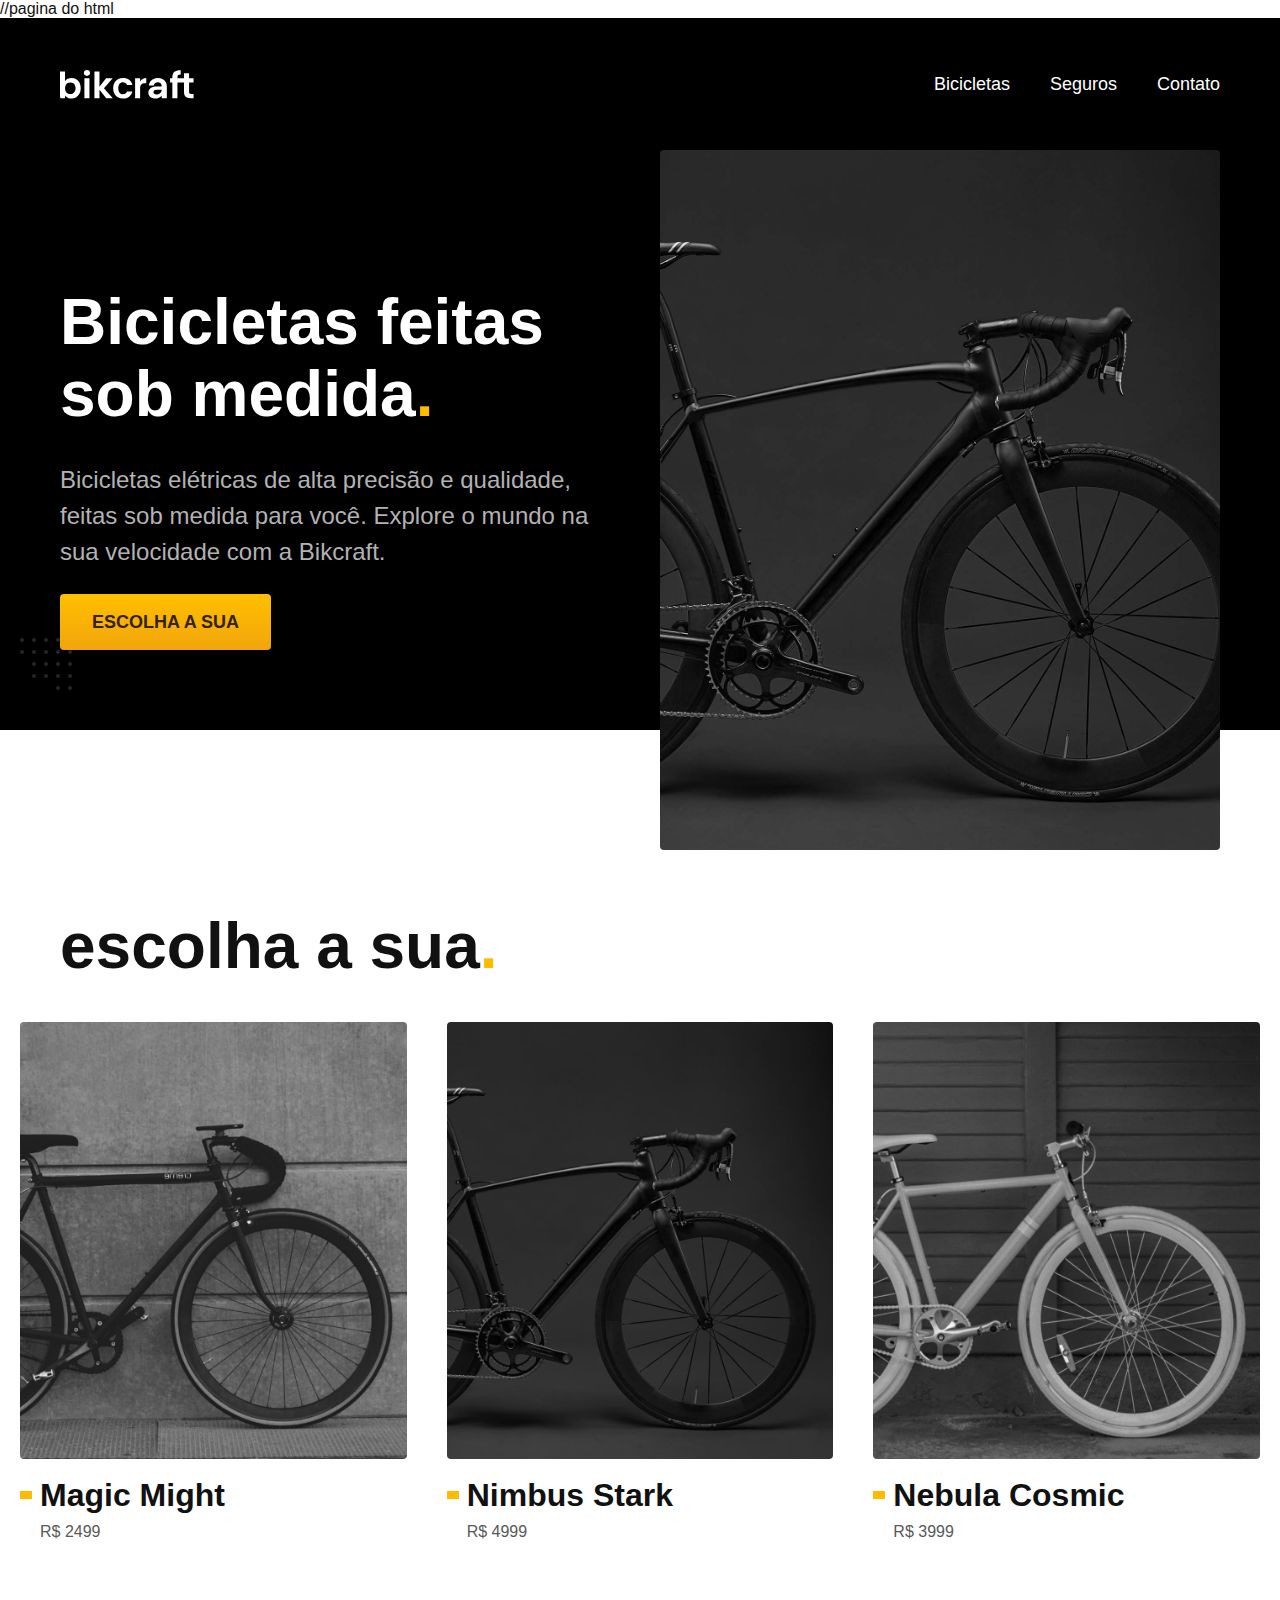
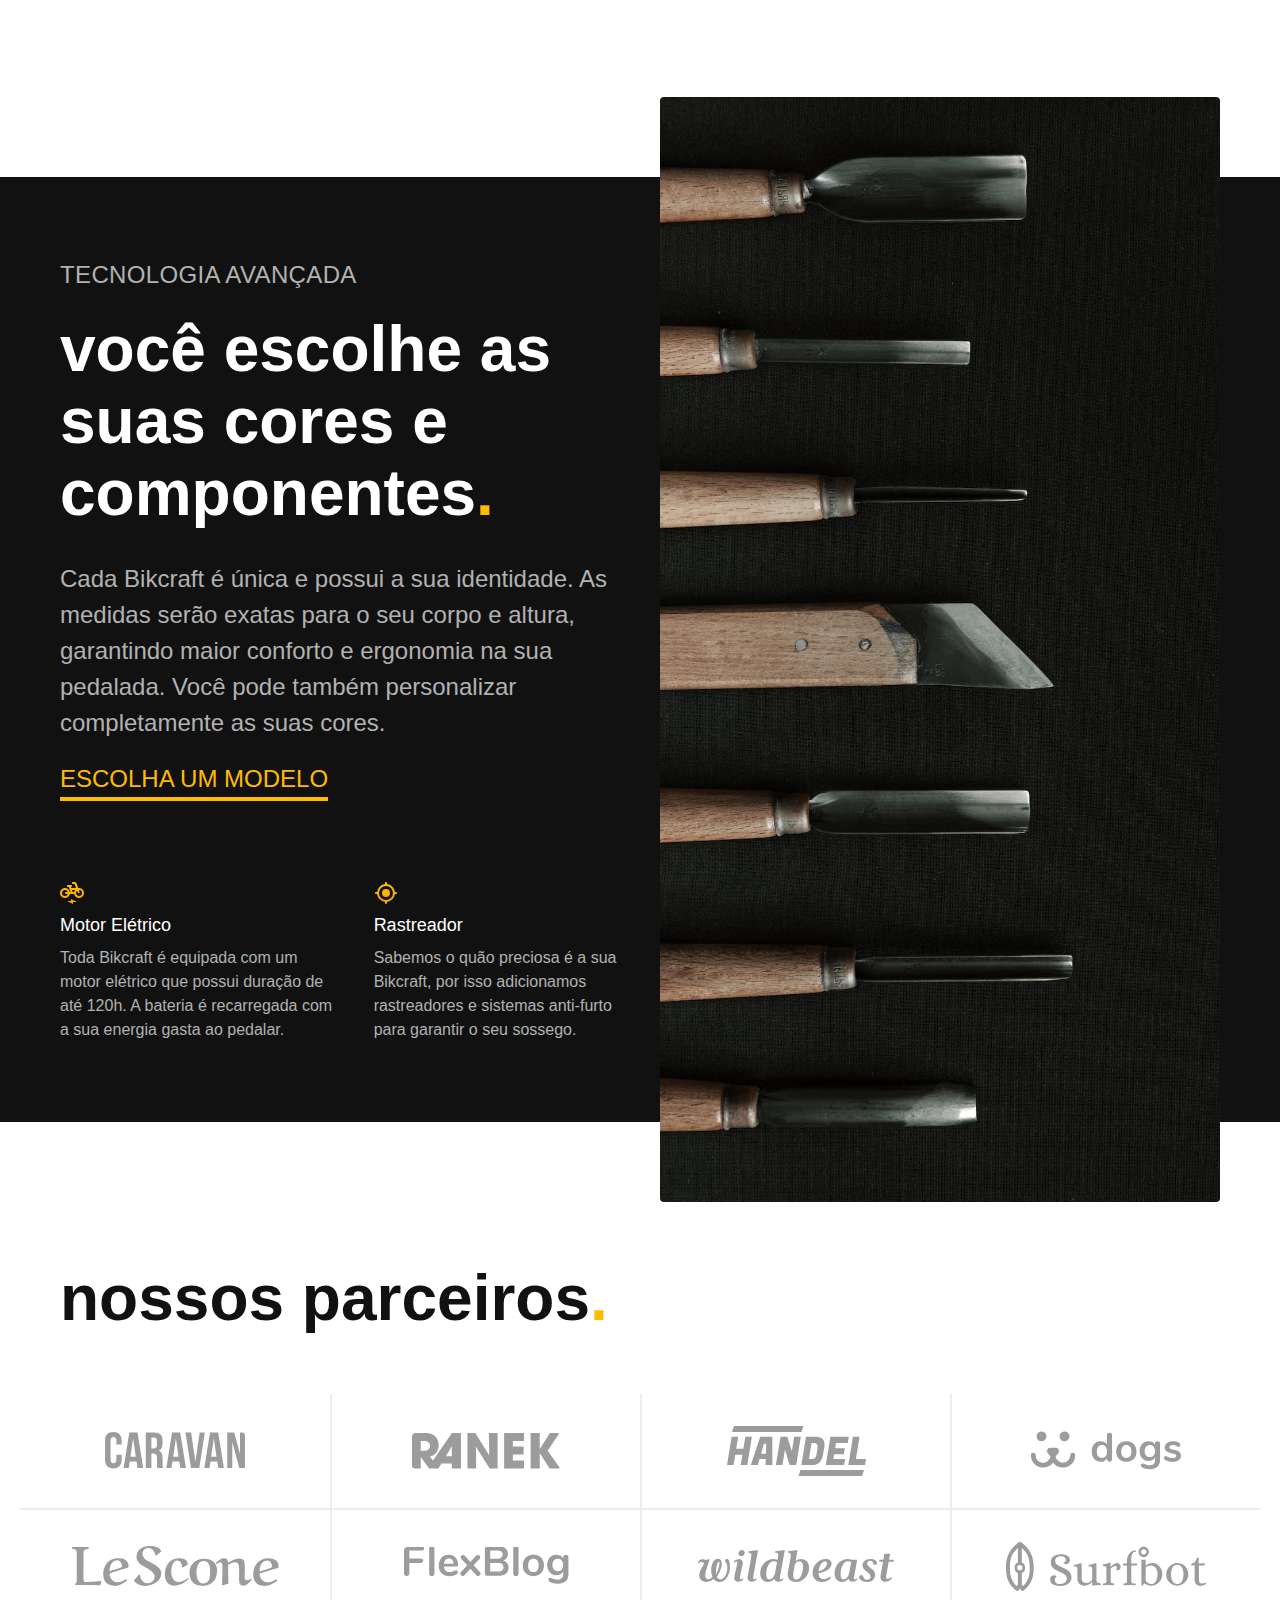
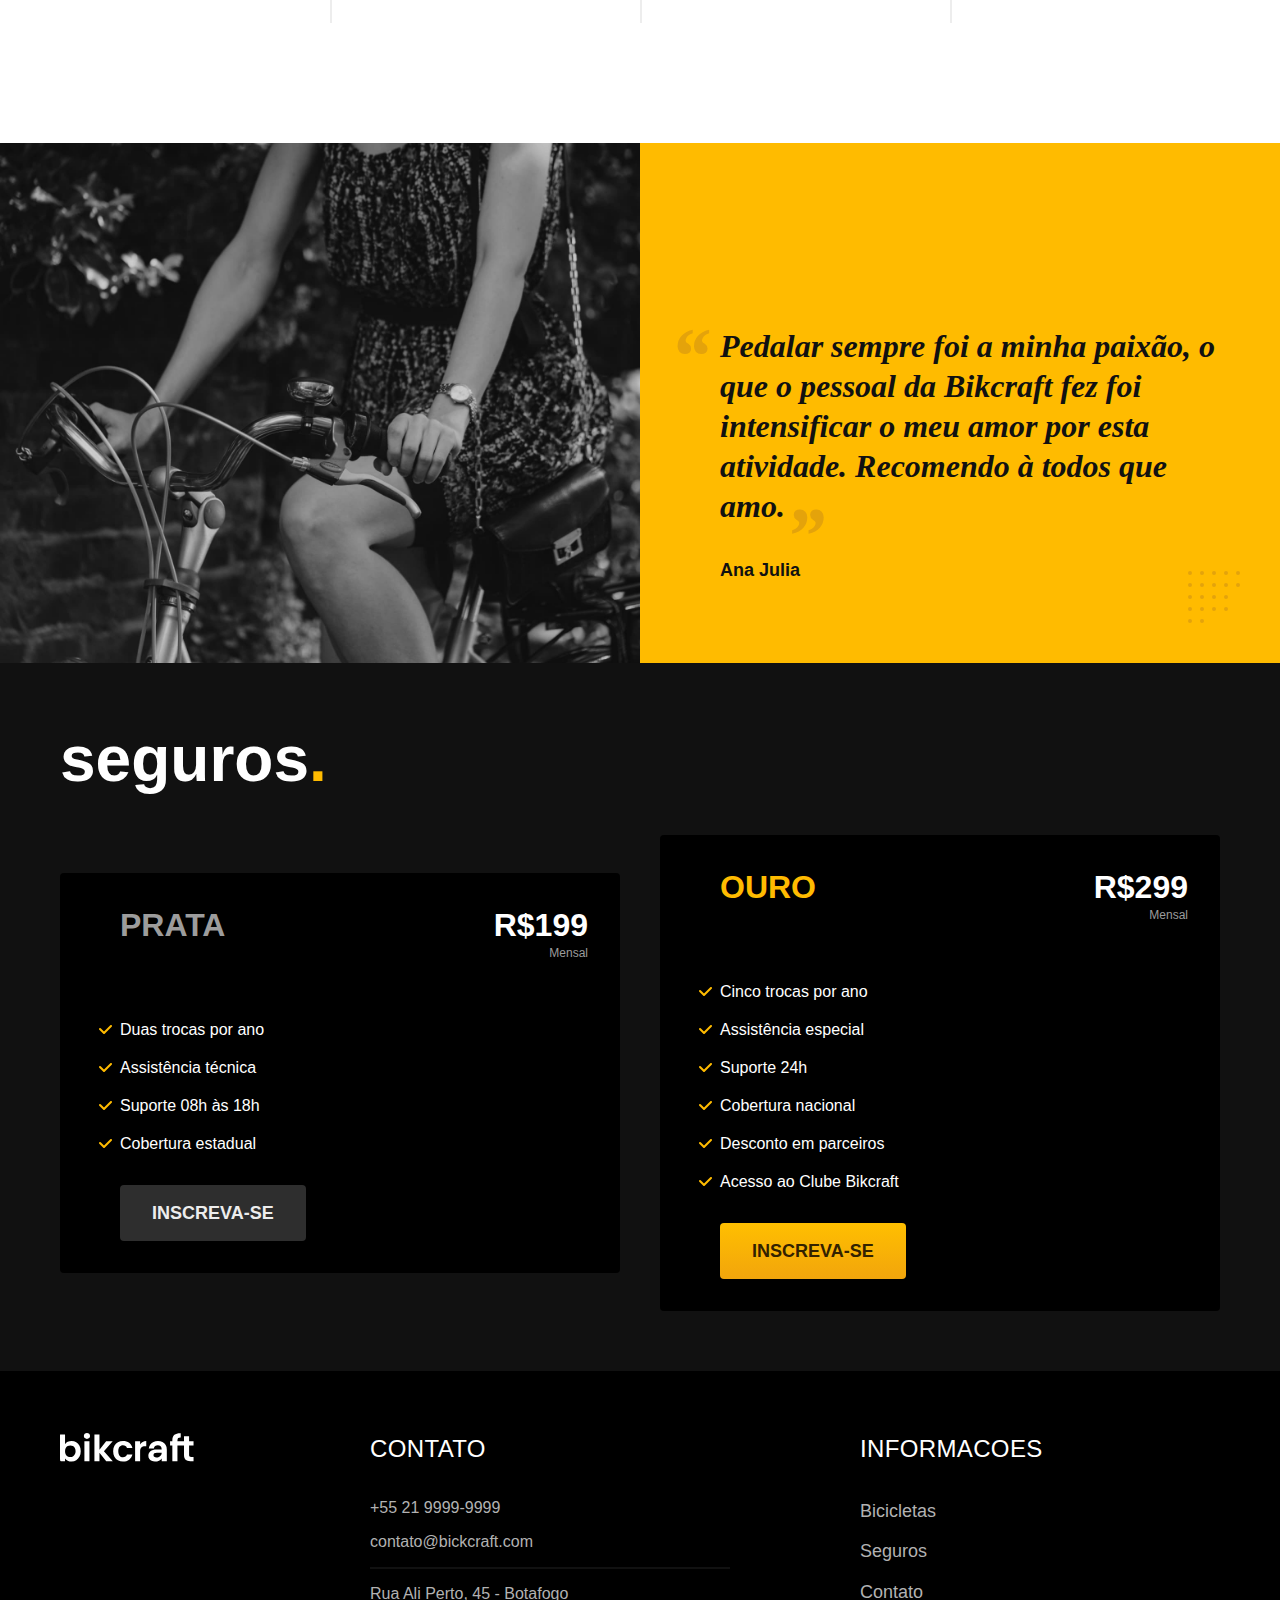
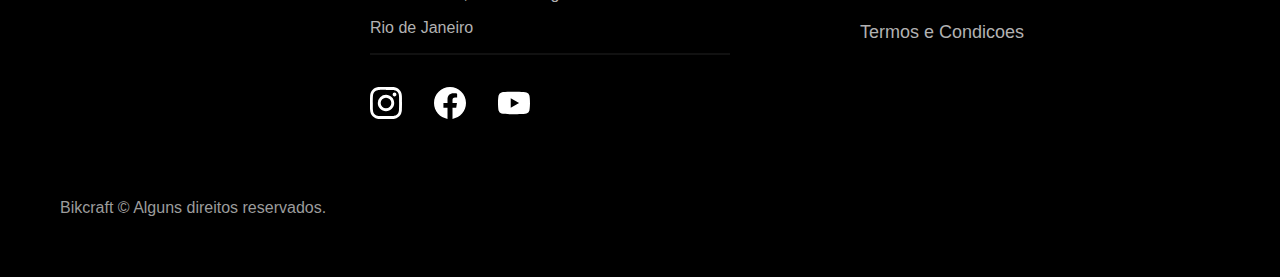
<file: index.html>
<!DOCTYPE html>
<html lang="pt-br">
//pagina do html

<head>
  <meta charset="UTF-8">
  <meta name="viewport" content="width=device-width, initial-scale=1.0">
  <meta name="description" content="Bicicletas elétricas de alta precisão e qualidade, feitas sob medida para você. Explore o mundo na sua velocidade com a Bikcraft.">
  <link rel="icon" href="favicon.svg" type="image/svg+xml">
  <link rel="preload" href="./css/style.min.css" as="style">
  <link rel="stylesheet" href="./css/style.min.css">
  <link rel="icon" href="./favicon.svg" type="image/svg+xml">
  <title>BikCraft - Bicicletas Eletricas</title>


  <script>document.documentElement.classList.add('js')</script>
</head>

<body>
  <header class="header-bg">
    <div class="header container">
      <a href="./"><img src="./img/bikcraft.svg" width="136" height="32" alt="Bicicleta Preta"></a>
      <nav aria-label="primaria">
        <ul class="header-menu font-1-m cor-0">
          <li><a href="./bicicletas.html">Bicicletas</a></li>
          <li><a href="./seguros.html">Seguros</a></li>
          <li><a href="./contato.html">Contato</a></li>
        </ul>
      </nav>
    </div>
  </header>

  <main class="introducao-bg">
    <div class="introducao container">
      <div class="introducao-conteudo">
        <h1 class="font-1-xxl cor-0 fadeInDown" data-anime="200">Bicicletas feitas sob medida<span class="cor-p1">.</span></h1>
        <p class="font-2-l cor-5 fadeInDown" data-anime="400">Bicicletas elétricas de alta precisão e qualidade, feitas sob medida para você. Explore o mundo na sua velocidade com a Bikcraft.</p>
        <a class="botao fadeInDown" data-anime="600" href="./bicicletas.html">Escolha a sua</a>
      </div>
      <picture class="fadeInDown" data-anime="800">
        <source media="(max-width: 800px)" srcset="./img/bicicletas/nimbus.jpg">
        <img src="./img/fotos/introducao.jpg" width="1280" height="1600" alt="Bicicleta eletrica preta.">
      </picture>
    </div>
  </main>


  <article class="bicicletas-lista">
    <h2 class="container font-1-xxl">escolha a sua<span class="cor-p1">.</span></h2>

    <ul>
      <li>
        <a href="./bicicletas/magic.html">
          <img src="./img/bicicletas/magic-home.jpg" width="920" height="1040" alt="Bicicleta Preta">
          <h3 class="font-1-xl">Magic Might</h3>
          <span class="font-2-m cor-8">R$ 2499</span>
        </a>
      </li>

      <li>
        <a href="./bicicletas/nimbus.html">
          <img src="./img/bicicletas/nimbus-home.jpg" width="920" height="1040" alt="Bicicleta Preta">
          <h3 class="font-1-xl">Nimbus Stark</h3>
          <span class="font-2-m cor-8">R$ 4999</span>
        </a>
      </li>

      <li>
        <a href="./bicicletas/nebula.html">
          <img src="./img/bicicletas/nebula-home.jpg" width="920" height="1040" alt="Bicicleta Preta">
          <h3 class="font-1-xl">Nebula Cosmic</h3>
          <span class="font-2-m cor-8">R$ 3999</span>
        </a>
      </li>

    </ul>
  </article>

  <article class="tecnologia-bg">
    <div class="tecnologia container">
      <div class="tecnologia-conteudo">
        <span class="font-2-l-b cor-5">Tecnologia Avançada</span>
        <h2 class="font-1-xxl cor-0">você escolhe as suas cores e componentes<span class="cor-p1">.</span></h2>
        <p class="font-2-l cor-5">Cada Bikcraft é única e possui a sua identidade. As medidas serão exatas para o seu corpo e altura, garantindo maior conforto e ergonomia na sua pedalada. Você pode também personalizar completamente as suas cores.</p>
        <a class="link" href="./bicicletas.html">Escolha um modelo</a>
        <div class="tecnologia-vantagens">
          <div>
            <img src="./img/icones/eletrica.svg" width="24" height="24" alt="">
            <h3 class="font-1-m cor-0">Motor Elétrico</h3>
            <p class="font-2-s cor-5">Toda Bikcraft é equipada com um motor elétrico que possui duração de até 120h. A bateria é recarregada com a sua energia gasta ao pedalar.</p>
          </div>
          <div>
            <img src="./img/icones/rastreador.svg" width="24" height="24" alt="">
            <h3 class="font-1-m cor-0">Rastreador</h3>
            <p class="font-2-s cor-5">Sabemos o quão preciosa é a sua Bikcraft, por isso adicionamos rastreadores e sistemas anti-furto para garantir o seu sossego.</p>
          </div>
        </div>
      </div>

      <div class="tecnologia-imagem">
        <img src="./img/fotos/tecnologia.jpg" width="1200" height="1920" alt="">
      </div>
    </div>



  </article>

  <section class="parceiros" aria-label="Nossos Parceiros">
    <h2 class="container font-1-xxl">nossos parceiros<span class="cor-p1">.</span></h2>
    <ul>
      <li><img src="./img/parceiros/caravan.svg" width="140" height="38" alt="caravan"></li>
      <li><img src="./img/parceiros/ranek.svg" width="149" height="36" alt="ranek"></li>
      <li><img src="./img/parceiros/handel.svg" width="139" height="50" alt="handel"></li>
      <li><img src="./img/parceiros/dogs.svg" width="152" height="39" alt="dogs"></li>
      <li><img src="./img/parceiros/lescone.svg" width="208" height="41" alt="lescone"></li>
      <li><img src="./img/parceiros/flexblog.svg" width="165" height="38" alt="flexblog"></li>
      <li><img src="./img/parceiros/wildbeast.svg" width="196" height="34" alt="wildbeast"></li>
      <li><img src="./img/parceiros/surfbot.svg" width="200" height="49" alt="surfbot"></li>
    </ul>
  </section>

  <section class="depoimento" aria-label="Depoimento">
    <div>
      <img src="./img/fotos/depoimento.jpg" width="1560" height="1360" alt="Pessoa pedalando uma bicicleta Bikcraft">
    </div>
    <div class="depoimento-conteudo">
      <blockquote class="font-1-xl cor-p5">
        <p>Pedalar sempre foi a minha paixão, o que o pessoal da Bikcraft fez foi intensificar o meu amor por esta atividade. Recomendo à todos que amo.</p>
      </blockquote>
      <span class="font-1-m-b cor-p4">Ana Julia</span>
    </div>
  </section>

  <article class="seguros-bg">
    <div class="seguros container">
      <h2 class="font-1-xxl cor-0">seguros<span class="cor-p1">.</span></h2>
      <div class="seguros-item">
        <h3 class="font-1-xl cor-6">PRATA</h3>
        <span class="font-1-xl cor-0">R$199 <span class="font-1-xs cor-6">Mensal</span></span>
        <ul class="font-2-m cor-0">
          <li>Duas trocas por ano</li>
          <li>Assistência técnica</li>
          <li>Suporte 08h às 18h</li>
          <li>Cobertura estadual</li>
        </ul>
        <a class="botao secundario" href="./orcamento.html">Inscreva-se</a>
      </div>
      <div class="seguros-item">
        <h3 class="font-1-xl cor-p1">OURO</h3>
        <span class="font-1-xl cor-0">R$299 <span class="font-1-xs cor-6">Mensal</span></span>
        <ul class="font-2-m cor-0">
          <li>Cinco trocas por ano</li>
          <li>Assistência especial</li>
          <li>Suporte 24h</li>
          <li>Cobertura nacional</li>
          <li>Desconto em parceiros</li>
          <li>Acesso ao Clube Bikcraft</li>
        </ul>
        <a class="botao" href="./orcamento.html">Inscreva-se</a>
      </div>
    </div>
  </article>

  <footer class="footer-bg">
    <div class="footer container">
      <img src="./img/bikcraft.svg" width="136" height="32" alt="Bikcraft">
      <div class="footer-contato">
        <h3 class="font-2-l-b cor-0">Contato</h3>
        <ul class="font-2-m cor-5">
          <li><a href="tel:+552199999999">+55 21 9999-9999</a></li>
          <li><a href="mailto:contato@bickcraft.com">contato@bickcraft.com</a></li>
          <li>Rua Ali Perto, 45 - Botafogo</li>
          <li>Rio de Janeiro</li>
        </ul>
        <div class="footer-redes">
          <a href="./">
            <img src="./img/redes/instagram.svg" width="32" height="32" alt="instagram">
          </a>
          <a href="./">
            <img src="./img/redes/facebook.svg" width="32" height="32" alt="Facebook">
          </a>
          <a href="./">
            <img src="./img/redes/youtube.svg" width="32" height="32" alt="Youtube">
          </a>
        </div>
      </div>
      <div class="footer-informacoes">
        <h3 class="font-2-l-b cor-0">Informacoes</h3>
        <nav>
          <ul class="font-1-m cor-5">
            <li><a href="./bicicletas.html">Bicicletas</a></li>
            <li><a href="./seguros.html">Seguros</a></li>
            <li><a href="./contato.html">Contato</a></li>
            <li><a href="./termos.html">Termos e Condicoes</a></li>
          </ul>
        </nav>
      </div>
      <p class="footer-copy font-2-m cor-6">Bikcraft © Alguns direitos reservados.</p>
    </div>
  </footer>
  <script src="js/plugins/simple-anime.js"></script>
  <script src="./js/script.js"></script>
</body>

</html>
</file>
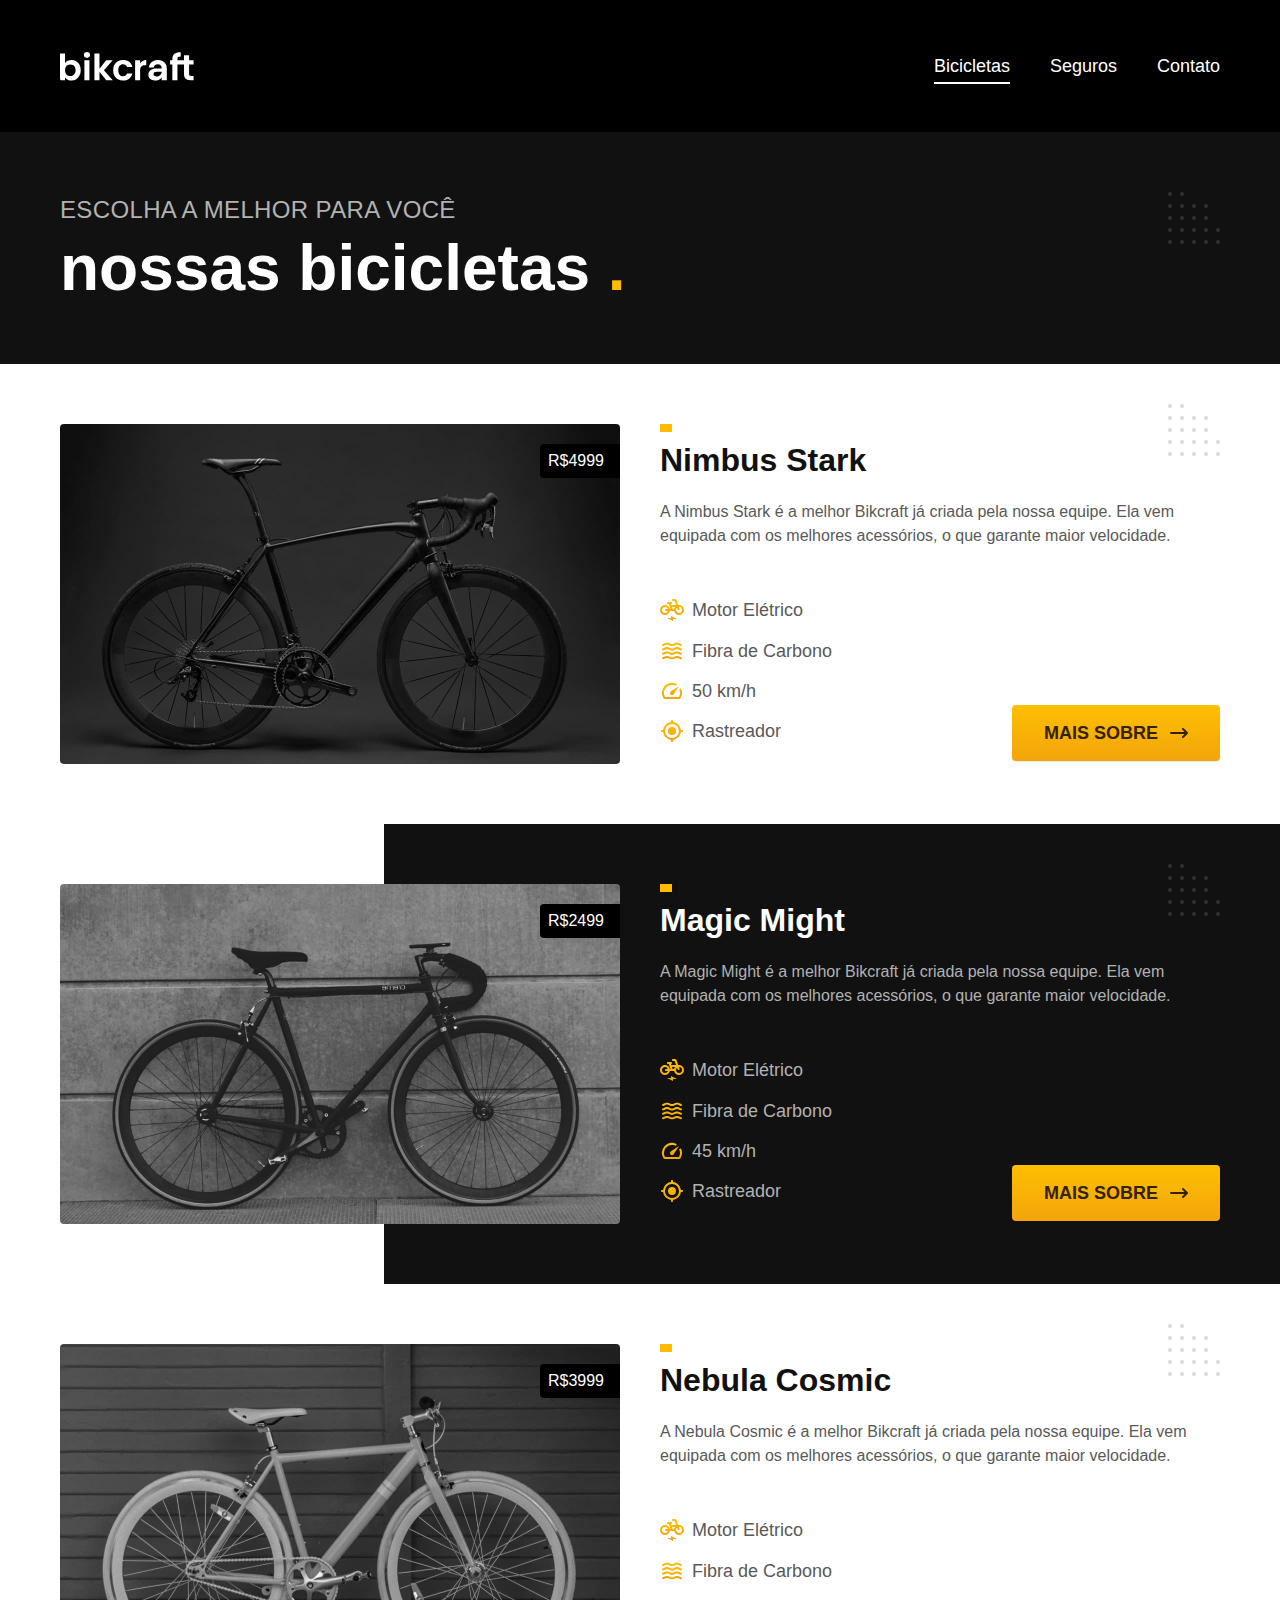
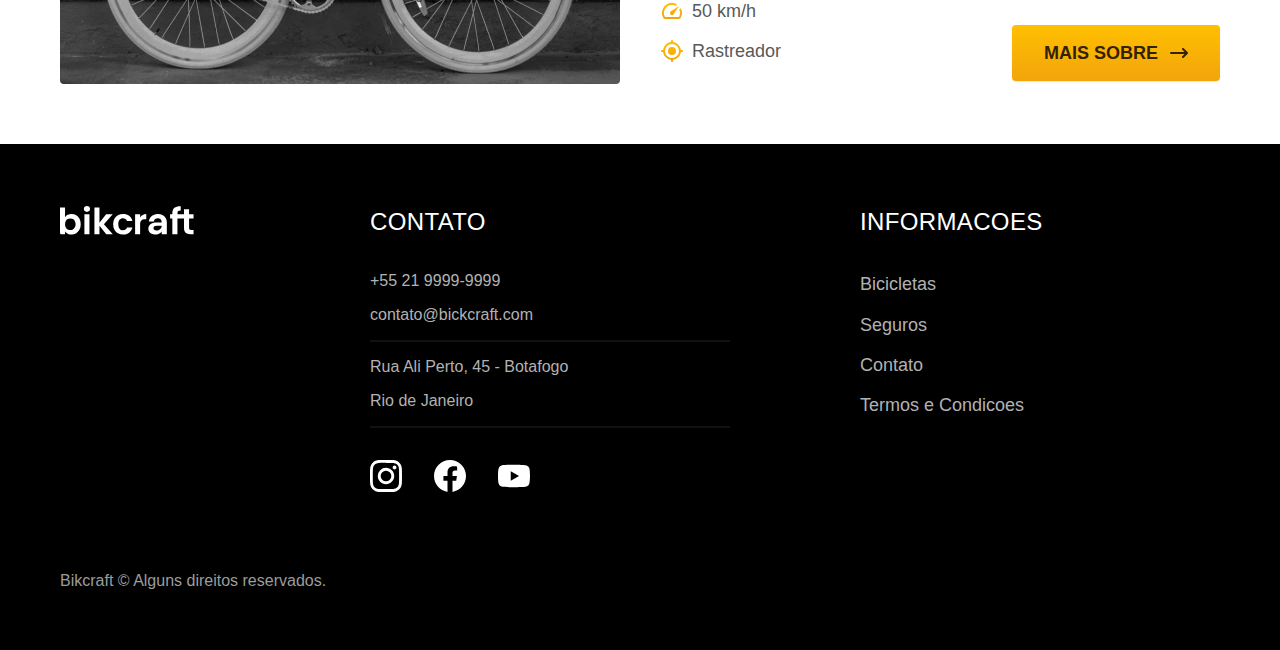
<file: bicicletas.html>
<!DOCTYPE html>
<html lang="pt-br">

<head>
  <meta charset="UTF-8">
  <meta name="viewport" content="width=device-width, initial-scale=1.0">
  <meta name="description" content="Termos e Condicoes">
  <link rel="icon" href="favicon.svg" type="image/svg+xml">
  <link rel="preload" href="css/style.min.css" as="style">
  <link rel="stylesheet" href="css/style.min.css">
  <link rel="icon" href="./favicon.svg" type="image/svg+xml">
  <title>Bicicletas | BikCraft</title>
  <script>document.documentElement.classList.add('js')</script>
</head>

<body id="bicicletas">
  <header class="header-bg">
    <div class="header container">
      <a href="./"><img src="./img/bikcraft.svg" alt="Bicicleta Preta"></a>
      <nav aria-label="primaria">
        <ul class="header-menu font-1-m cor-0">
          <li><a href="./bicicletas.html">Bicicletas</a></li>
          <li><a href="./seguros.html">Seguros</a></li>
          <li><a href="./contato.html">Contato</a></li>
        </ul>
      </nav>
    </div>
  </header>

  <main>
    <div class="titulo-bg">
      <div class="titulo container">
        <p class="font-2-l-b cor-5">Escolha a melhor para você</p>
        <h1 class="font-1-xxl cor-0">nossas bicicletas <span class="cor-p1">.</span></h1>
      </div>
    </div>

    <div class="bicicletas container">
      <div class="bicicletas-imagem">
        <img src="./img/bicicletas/nimbus.jpg" alt="Bicicleta preta">
        <span class="font-2-m cor-0">R$4999</span>
      </div>
      <div class="bicicletas-conteudo">
        <h2 class="font-1-xl">Nimbus Stark</h2>
        <p class="font-2-s cor-8">A Nimbus Stark é a melhor Bikcraft já criada pela nossa equipe. Ela vem equipada com os melhores acessórios, o que garante maior velocidade.</p>

        <ul class="font-1-m cor-8">
          <li><img src="./img/icones/eletrica.svg" alt="">Motor Elétrico</li>
          <li><img src="./img/icones/carbono.svg" alt="">Fibra de Carbono</li>
          <li><img src="./img/icones/velocidade.svg" alt="">50 km/h</li>
          <li><img src="./img/icones/rastreador.svg" alt="">Rastreador</li>
        </ul>
        <a class="botao seta" href="./bicicletas/nimbus.html">Mais sobre</a>
      </div>
    </div>

    <div class="bicicletas-bg">
      <div class="bicicletas container">
        <div class="bicicletas-imagem">
          <img src="./img/bicicletas/magic.jpg" alt="Bicicleta preta">
          <span class="font-2-m cor-0">R$2499</span>
        </div>
        <div class="bicicletas-conteudo">
          <h2 class="font-1-xl cor-0">Magic Might</h2>
          <p class="font-2-s cor-5">A Magic Might é a melhor Bikcraft já criada pela nossa equipe. Ela vem equipada com os melhores acessórios, o que garante maior velocidade.</p>

          <ul class="font-1-m cor-5">
            <li><img src="./img/icones/eletrica.svg" alt="">Motor Elétrico</li>
            <li><img src="./img/icones/carbono.svg" alt="">Fibra de Carbono</li>
            <li><img src="./img/icones/velocidade.svg" alt="">45 km/h</li>
            <li><img src="./img/icones/rastreador.svg" alt="">Rastreador</li>
          </ul>
          <a class="botao seta" href="./bicicletas/magic.html">Mais sobre</a>
        </div>
      </div>
    </div>

    <div class="bicicletas container">
      <div class="bicicletas-imagem">
        <img src="./img/bicicletas/nebula.jpg" alt="Bicicleta preta">
        <span class="font-2-m cor-0">R$3999</span>
      </div>
      <div class="bicicletas-conteudo">
        <h2 class="font-1-xl">Nebula Cosmic</h2>
        <p class="font-2-s cor-8">A Nebula Cosmic é a melhor Bikcraft já criada pela nossa equipe. Ela vem equipada com os melhores acessórios, o que garante maior velocidade.</p>

        <ul class="font-1-m cor-8">
          <li><img src="./img/icones/eletrica.svg" alt="">Motor Elétrico</li>
          <li><img src="./img/icones/carbono.svg" alt="">Fibra de Carbono</li>
          <li><img src="./img/icones/velocidade.svg" alt="">50 km/h</li>
          <li><img src="./img/icones/rastreador.svg" alt="">Rastreador</li>
        </ul>
        <a class="botao seta" href="./bicicletas/nebula.html">Mais sobre</a>
      </div>
    </div>
  </main>

  <footer class="footer-bg">
    <div class="footer container">
      <img src="./img/bikcraft.svg" alt="Bikcraft">
      <div class="footer-contato">
        <h3 class="font-2-l-b cor-0">Contato</h3>
        <ul class="font-2-m cor-5">
          <li><a href="tel:+552199999999">+55 21 9999-9999</a></li>
          <li><a href="mailto:contato@bickcraft.com">contato@bickcraft.com</a></li>
          <li>Rua Ali Perto, 45 - Botafogo</li>
          <li>Rio de Janeiro</li>
        </ul>
        <div class="footer-redes">
          <a href="./">
            <img src="./img/redes/instagram.svg" alt="instagram">
          </a>
          <a href="./">
            <img src="./img/redes/facebook.svg" alt="Facebook">
          </a>
          <a href="./">
            <img src="./img/redes/youtube.svg" alt="Youtube">
          </a>
        </div>
      </div>
      <div class="footer-informacoes">
        <h3 class="font-2-l-b cor-0">Informacoes</h3>
        <nav>
          <ul class="font-1-m cor-5">
            <li><a href="./bicicletas.html">Bicicletas</a></li>
            <li><a href="./seguros.html">Seguros</a></li>
            <li><a href="./contato.html">Contato</a></li>
            <li><a href="./termos.html">Termos e Condicoes</a></li>
          </ul>
        </nav>
      </div>
      <p class="footer-copy font-2-m cor-6">Bikcraft © Alguns direitos reservados.</p>
    </div>
  </footer>

  <script src="./js/script.js"></script>
</body>

</html>
</file>
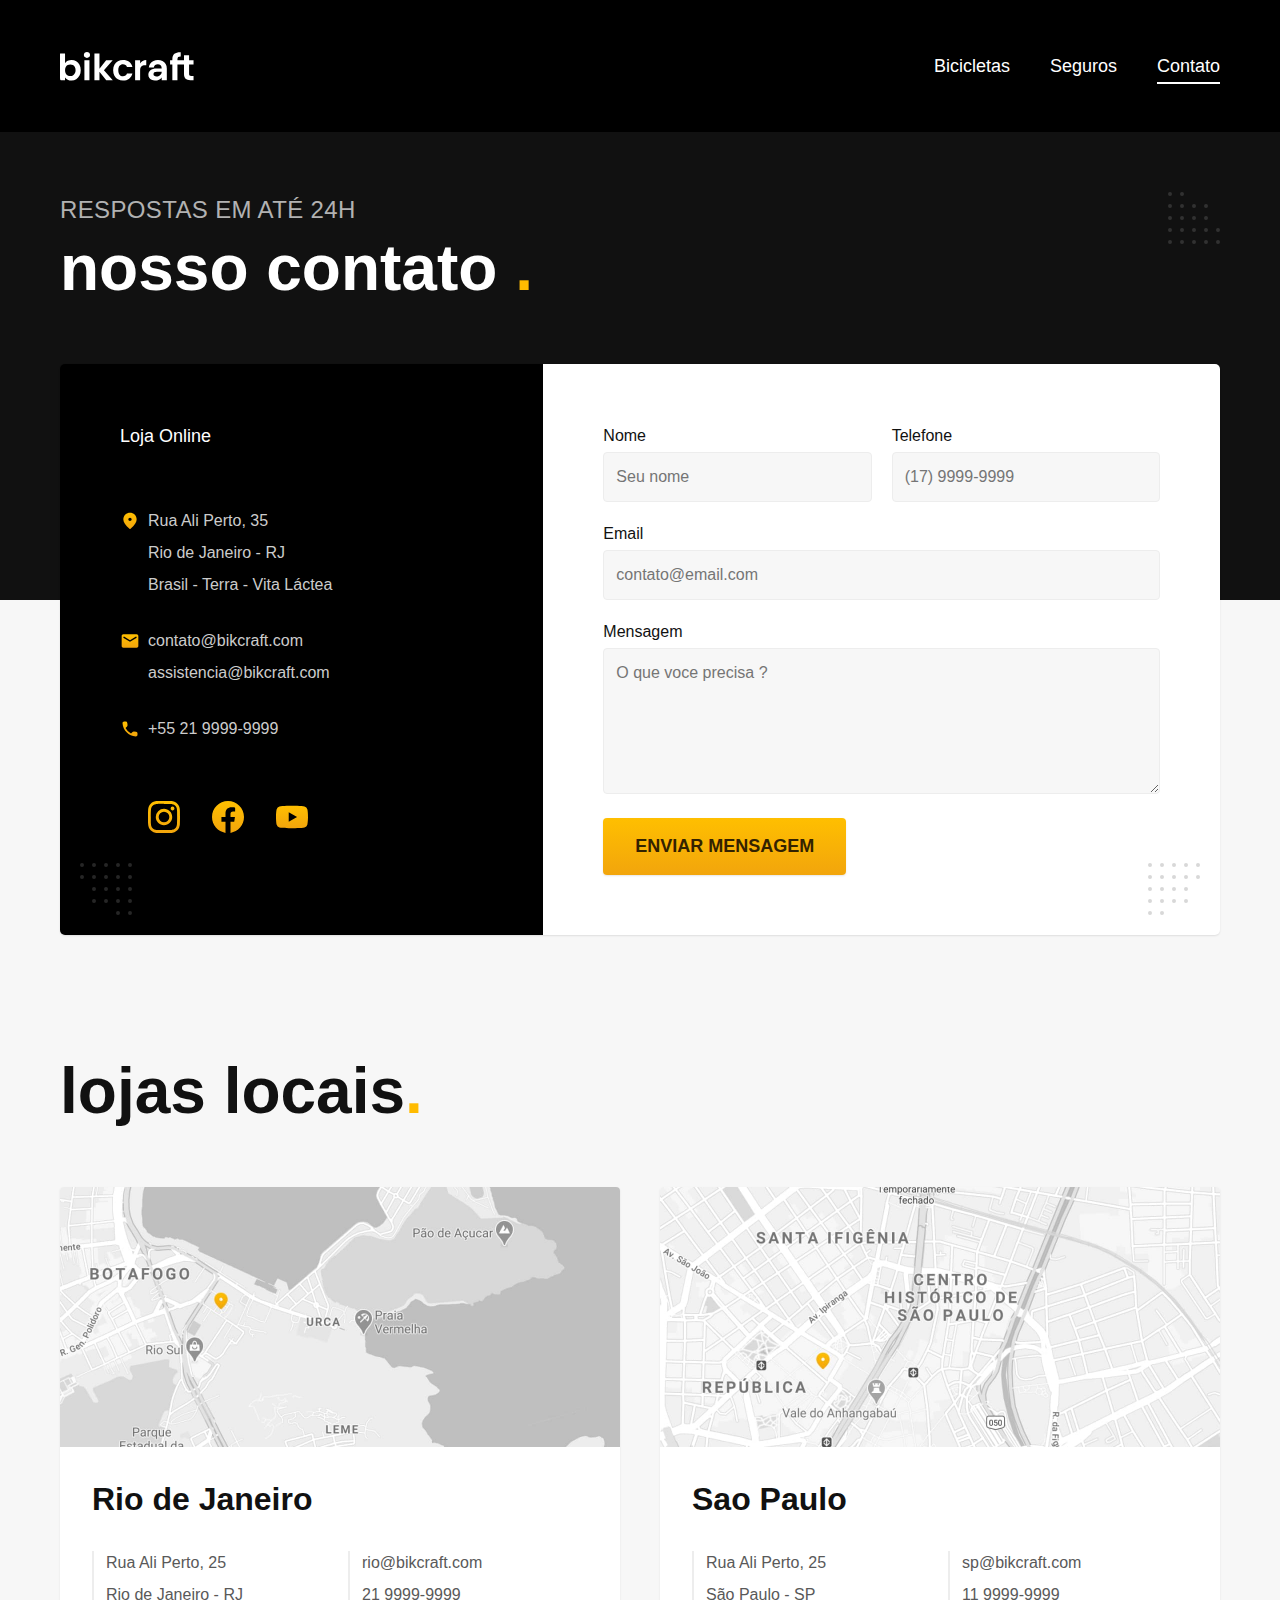
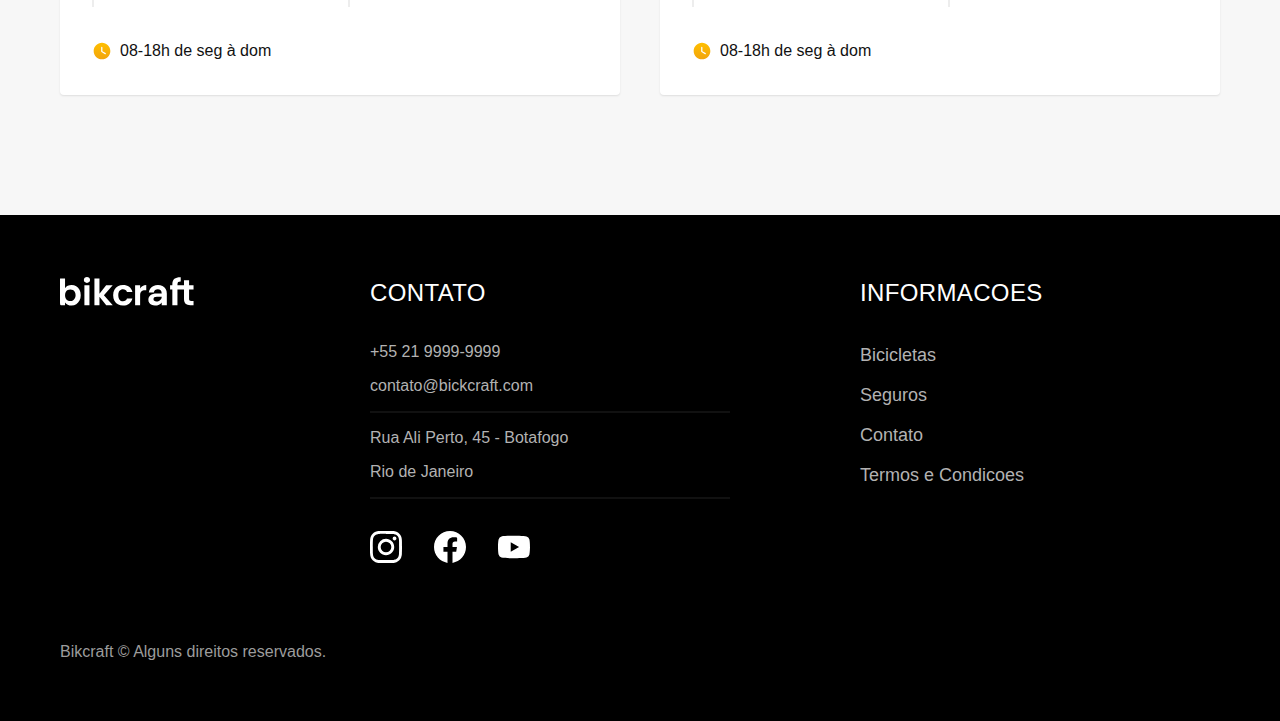
<file: contato.html>
<!DOCTYPE html>
<html lang="pt-br">

<head>
  <meta charset="UTF-8">
  <meta name="viewport" content="width=device-width, initial-scale=1.0">
  <meta name="description" content="Termos e Condicoes">
  <link rel="icon" href="favicon.svg" type="image/svg+xml">
  <link rel="preload" href="css/style.min.css" as="style">
  <link rel="stylesheet" href="css/style.min.css">
  <link rel="icon" href="./favicon.svg" type="image/svg+xml">
  <title>Contato | BikCraft</title>
  <script>document.documentElement.classList.add('js')</script>
</head>

<body id="contato">
  <header class="header-bg">
    <div class="header container">
      <a href="./"><img src="./img/bikcraft.svg" alt="Bicicleta Preta"></a>
      <nav aria-label="primaria">
        <ul class="header-menu font-1-m cor-0">
          <li><a href="./bicicletas.html">Bicicletas</a></li>
          <li><a href="./seguros.html">Seguros</a></li>
          <li><a href="./contato.html">Contato</a></li>
        </ul>
      </nav>
    </div>
  </header>

  <main>
    <div class="titulo-bg">
      <div class="titulo container">
        <p class="font-2-l-b cor-5">Respostas em até 24h</p>
        <h1 class="font-1-xxl cor-0">nosso contato <span class="cor-p1">.</span></h1>
      </div>
    </div>

    <div class="contato container">
      <section class="contato-dados" aria-label="Endereco">
        <h2 class="font-1-m cor-0">Loja Online</h2>
        <div class="contato-endereco font-2-s cor-4">
          <p>Rua Ali Perto, 35</p>
          <p>Rio de Janeiro - RJ</p>
          <p>Brasil - Terra - Vita Láctea</p>
        </div>
        <address class="contato-meios font-2-s cor-4">
          <a href="mailto:contato@bikcraft.com">contato@bikcraft.com</a>
          <a href="mailto:assistencia@bikcraft.com">assistencia@bikcraft.com</a>
          <a href="tel: +55 21 9999-9999">+55 21 9999-9999</a>
        </address>

        <div class="contato-redes">
          <a href="./">
            <img src="./img/redes/instagram-p.svg" alt="instagram">
          </a>
          <a href="./">
            <img src="./img/redes/facebook-p.svg" alt="Facebook">
          </a>
          <a href="./">
            <img src="./img/redes/youtube-p.svg" alt="Youtube">
          </a>
        </div>
      </section>
      <section class="contato-formulario" aria-label="Formulario">
        <form class="form" action="./contato.html">
          <div>
            <label for="nome">Nome</label>
            <input type="text" id="nome" name="nome" placeholder="Seu nome">
          </div>
          <div>
            <label for="telefone">Telefone</label>
            <input type="text" id="telefone" name="telefone" placeholder="(17) 9999-9999">
          </div>
          <div class="col-2">
            <label for="email">Email</label>
            <input type="email" id="email" name="email" placeholder="contato@email.com">
          </div>
          <div class="col-2">
            <label for="mensagem">Mensagem</label>
            <textarea rows="5" id="mensagem" name="mensagem" placeholder="O que voce precisa ?"></textarea>
          </div>
          <button class="botao .col-2">Enviar Mensagem</button>
        </form>
      </section>
    </div>
  </main>

  <article class="lojas container">
    <h2 class="font-1-xxl">lojas locais<span class="cor-p1">.</span></h2>
    <div class="lojas-item">
      <img src="./img/lojas/rj.jpg" alt="mapa marcando endereco na cidade do Rio de Janeiro">
      <div class="lojas-conteudo">
        <h3 class="font-1-xl">Rio de Janeiro</h3>
        <div class="lojas-dados font-2-s cor-8">
          <p>Rua Ali Perto, 25</p>
          <p>Rio de Janeiro - RJ</p>
        </div>
        <div class="lojas-dados font-2-s cor-8">
          <a href="mailto:rio@bikcraft.com">rio@bikcraft.com</a>
          <a href="Tel: 21 9999-9999">21 9999-9999</a>
        </div>
        <p class="lojas-tempo font-1-s"><img src="./img/icones/horario.svg" alt=""> 08-18h de seg à dom</p>
      </div>
    </div>

    <div class="lojas-item">
      <img src="./img/lojas/sp.jpg" alt="mapa marcando endereco na cidade de Sao Paulo">
      <div class="lojas-conteudo">
        <h3 class="font-1-xl">Sao Paulo</h3>
        <div class="lojas-dados font-2-s cor-8">
          <p>Rua Ali Perto, 25</p>
          <p>São Paulo - SP</p>
        </div>
        <div class="lojas-dados font-2-s cor-8">
          <a href="mailto:sp@bikcraft.com">sp@bikcraft.com</a>
          <a href="Tel: 21 9999-9999">11 9999-9999</a>
        </div>
        <p class="lojas-tempo font-1-s"><img src="./img/icones/horario.svg" alt=""> 08-18h de seg à dom</p>
      </div>
    </div>
  </article>

  <footer class="footer-bg">
    <div class="footer container">
      <img src="./img/bikcraft.svg" alt="Bikcraft">
      <div class="footer-contato">
        <h3 class="font-2-l-b cor-0">Contato</h3>
        <ul class="font-2-m cor-5">
          <li><a href="tel:+552199999999">+55 21 9999-9999</a></li>
          <li><a href="mailto:contato@bickcraft.com">contato@bickcraft.com</a></li>
          <li>Rua Ali Perto, 45 - Botafogo</li>
          <li>Rio de Janeiro</li>
        </ul>
        <div class="footer-redes">
          <a href="./">
            <img src="./img/redes/instagram.svg" alt="instagram">
          </a>
          <a href="./">
            <img src="./img/redes/facebook.svg" alt="Facebook">
          </a>
          <a href="./">
            <img src="./img/redes/youtube.svg" alt="Youtube">
          </a>
        </div>
      </div>
      <div class="footer-informacoes">
        <h3 class="font-2-l-b cor-0">Informacoes</h3>
        <nav>
          <ul class="font-1-m cor-5">
            <li><a href="./bicicletas.html">Bicicletas</a></li>
            <li><a href="./seguros.html">Seguros</a></li>
            <li><a href="./contato.html">Contato</a></li>
            <li><a href="./termos.html">Termos e Condicoes</a></li>
          </ul>
        </nav>
      </div>
      <p class="footer-copy font-2-m cor-6">Bikcraft © Alguns direitos reservados.</p>
    </div>
  </footer>

  <script src="./js/script.js"></script>
</body>

</html>
</file>
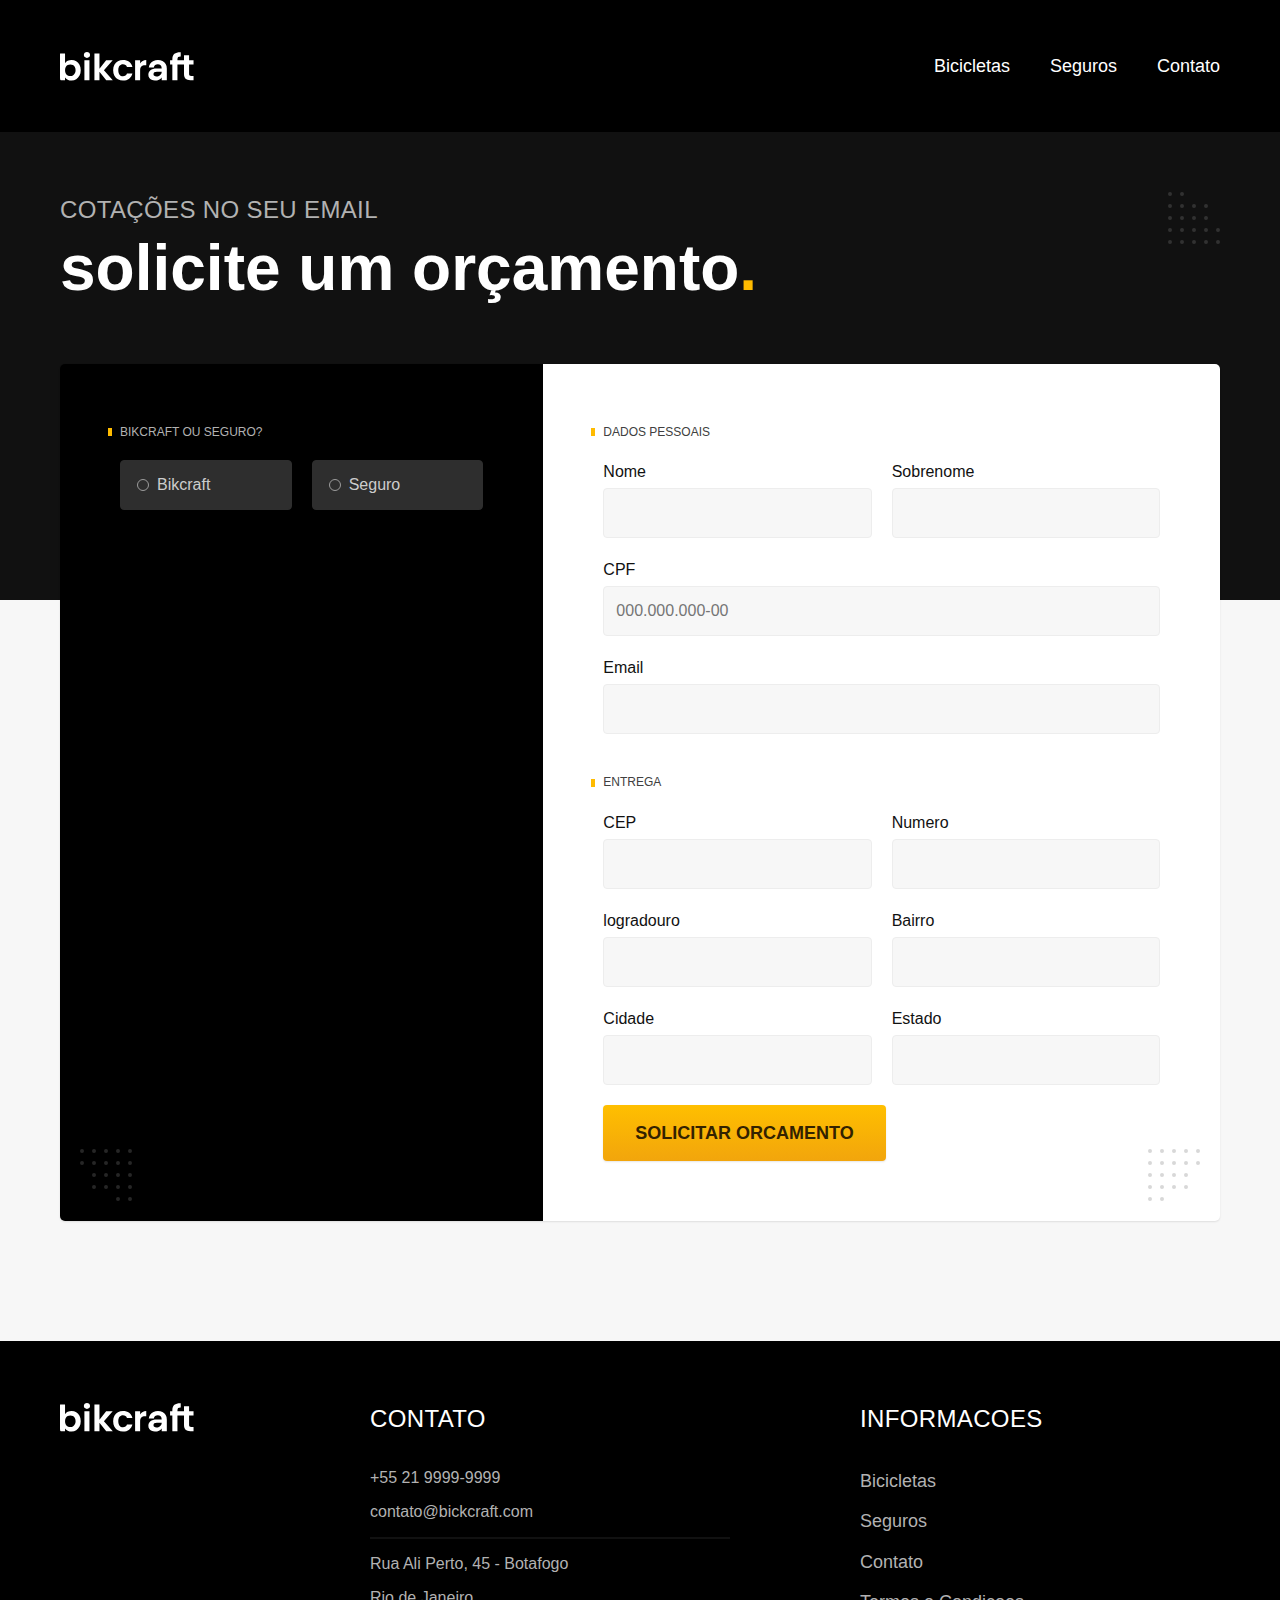
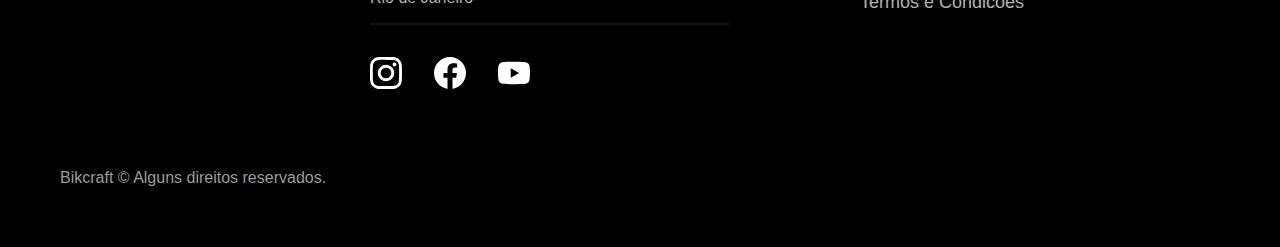
<file: orcamento.html>
<!DOCTYPE html>
<html lang="pt-br">

<head>
  <meta charset="UTF-8">
  <meta name="viewport" content="width=device-width, initial-scale=1.0">
  <meta name="description" content="Termos e Condicoes">
  <link rel="icon" href="favicon.svg" type="image/svg+xml">
  <link rel="preload" href="css/style.min.css" as="style">
  <link rel="stylesheet" href="css/style.min.css">
  <link rel="icon" href="./favicon.svg" type="image/svg+xml">
  <title>Orcamento | BikCraft</title>
  <script>document.documentElement.classList.add('js')</script>
</head>

<body id="orcamento">
  <header class="header-bg">
    <div class="header container">
      <a href="./"><img src="./img/bikcraft.svg" alt="Bicicleta Preta"></a>
      <nav aria-label="primaria">
        <ul class="header-menu font-1-m cor-0">
          <li><a href="./bicicletas.html">Bicicletas</a></li>
          <li><a href="./seguros.html">Seguros</a></li>
          <li><a href="./contato.html">Contato</a></li>
        </ul>
      </nav>
    </div>
  </header>

  <main>
    <div class="titulo-bg">
      <div class="titulo container">
        <p class="font-2-l-b cor-5">Cotações no seu email</p>
        <h1 class="font-1-xxl cor-0">solicite um orçamento<span class="cor-p1">.</span></h1>
      </div>
    </div>

    <form class="orcamento container" action="">
      <div class="orcamento-produto">
        <h2 class="font-1-xs cor-5">Bikcraft ou Seguro?</h2>

        <input type="radio" name="tipo" value="bikcraft" id="bikcraft">
        <label for="bikcraft">Bikcraft</label>

        <input type="radio" name="tipo" value="seguro" id="seguro">
        <label for="seguro">Seguro</label>

        <div class="orcamento-conteudo" id="orcamento-bikcraft">
          <h2 class="font-1-xs cor-5">Escolha a sua:</h2>

          <input type="radio" name="produto" value="nimbus" id="nimbus">
          <label for="nimbus">Nimbus Stark <span>R$4999</span></label>
          <div class="orcamento-detalhes">
            <ul class="font-1-xs cor-8">
              <li><img src="./img/icones/eletrica.svg" alt="">Motor Eletrico</li>
              <li><img src="./img/icones/carbono.svg" alt="">Fibra de Carbono</li>
              <li><img src="./img/icones/velocidade.svg" alt="">50 km/h</li>
              <li><img src="./img/icones/rastreador.svg" alt="">Rastreador</li>
            </ul>
            <img src="./img/bicicletas/nimbus.jpg" alt="Bicicleta Preta">
          </div>

          <input type="radio" name="produto" value="magic" id="magic">
          <label for="magic">Magic Might <span>R$2499</span></label>
          <div class="orcamento-detalhes">
            <ul class="font-1-xs cor-8">
              <li><img src="./img/icones/eletrica.svg" alt="">Motor Eletrico</li>
              <li><img src="./img/icones/carbono.svg" alt="">Fibra de Carbono</li>
              <li><img src="./img/icones/velocidade.svg" alt="">45 km/h</li>
              <li><img src="./img/icones/rastreador.svg" alt="">Rastreador</li>
            </ul>
            <img src="./img/bicicletas/magic.jpg" alt="Bicicleta Preta">
          </div>

          <input type="radio" name="produto" value="nebula" id="nebula">
          <label for="nebula">Nebula Cosmic <span>R$3999</span></label>
          <div class="orcamento-detalhes">
            <ul class="font-1-xs cor-8">
              <li><img src="./img/icones/eletrica.svg" alt="">Motor Eletrico</li>
              <li><img src="./img/icones/carbono.svg" alt="">Fibra de Carbono</li>
              <li><img src="./img/icones/velocidade.svg" alt="">40 km/h</li>
              <li><img src="./img/icones/rastreador.svg" alt="">Rastreador</li>
            </ul>
            <img src="./img/bicicletas/nebula.jpg" alt="Bicicleta Branca">
          </div>
        </div>


        <div class="orcamento-conteudo" id="orcamento-seguro">
          <h2 class="font-1-xs cor-5">Escolha o plano:</h2>

          <input type="radio" name="produto" value="prata" id="prata">
          <label for="prata">Prata <span>R$199</span></label>

          <input type="radio" name="produto" value="ouro" id="ouro">
          <label for="ouro">Ouro<span>R$299</span></label>
        </div>

      </div>
      <div class="orcamento-dados form">
        <h2 class="font-1-xs cor-9 col-2">dados pessoais</h2>
        <div>
          <label for="nome">Nome</label>
          <input type="text" id="nome" name="nome">
        </div>
        <div>
          <label for="nome">Sobrenome</label>
          <input type="text" id="sobrenome" name="sobrenome">
        </div>
        <div class="col-2">
          <label for="nome">CPF</label>
          <input type="text" id="cpf" name="cpf" placeholder="000.000.000-00">
        </div>
        <div class="col-2">
          <label for="nome">Email</label>
          <input type="email" id="email" name="email">
        </div>
        <h2 class="font-1-xs cor-9 col-2">entrega</h2>
        <div>
          <label for="CEP">CEP</label>
          <input type="text" id="cep" name="cep">
        </div>
        <div>
          <label for="numero">Numero</label>
          <input type="text" id="numero" name="numero">
        </div>
        <div>
          <label for="logradouro">logradouro</label>
          <input type="text" id="logradouro" name="logradouro">
        </div>
        <div>
          <label for="bairro">Bairro</label>
          <input type="text" id="bairro" name="bairro">
        </div>
        <div>
          <label for="cidade">Cidade</label>
          <input type="text" id="cidade" name="cidade">
        </div>
        <div>
          <label for="estado">Estado</label>
          <input type="text" id="estado" name="estado">
        </div>
        <button class="botao col-2">Solicitar orcamento</button>
      </div>
    </form>
  </main>

  <footer class="footer-bg">
    <div class="footer container">
      <img src="./img/bikcraft.svg" alt="Bikcraft">
      <div class="footer-contato">
        <h3 class="font-2-l-b cor-0">Contato</h3>
        <ul class="font-2-m cor-5">
          <li><a href="tel:+552199999999">+55 21 9999-9999</a></li>
          <li><a href="mailto:contato@bickcraft.com">contato@bickcraft.com</a></li>
          <li>Rua Ali Perto, 45 - Botafogo</li>
          <li>Rio de Janeiro</li>
        </ul>
        <div class="footer-redes">
          <a href="./">
            <img src="./img/redes/instagram.svg" alt="instagram">
          </a>
          <a href="./">
            <img src="./img/redes/facebook.svg" alt="Facebook">
          </a>
          <a href="./">
            <img src="./img/redes/youtube.svg" alt="Youtube">
          </a>
        </div>
      </div>
      <div class="footer-informacoes">
        <h3 class="font-2-l-b cor-0">Informacoes</h3>
        <nav>
          <ul class="font-1-m cor-5">
            <li><a href="./bicicletas.html">Bicicletas</a></li>
            <li><a href="./seguros.html">Seguros</a></li>
            <li><a href="./contato.html">Contato</a></li>
            <li><a href="./termos.html">Termos e Condicoes</a></li>
          </ul>
        </nav>
      </div>
      <p class="footer-copy font-2-m cor-6">Bikcraft © Alguns direitos reservados.</p>
    </div>
  </footer>

  <script src="./js/script.js"></script>
</body>

</html>
</file>
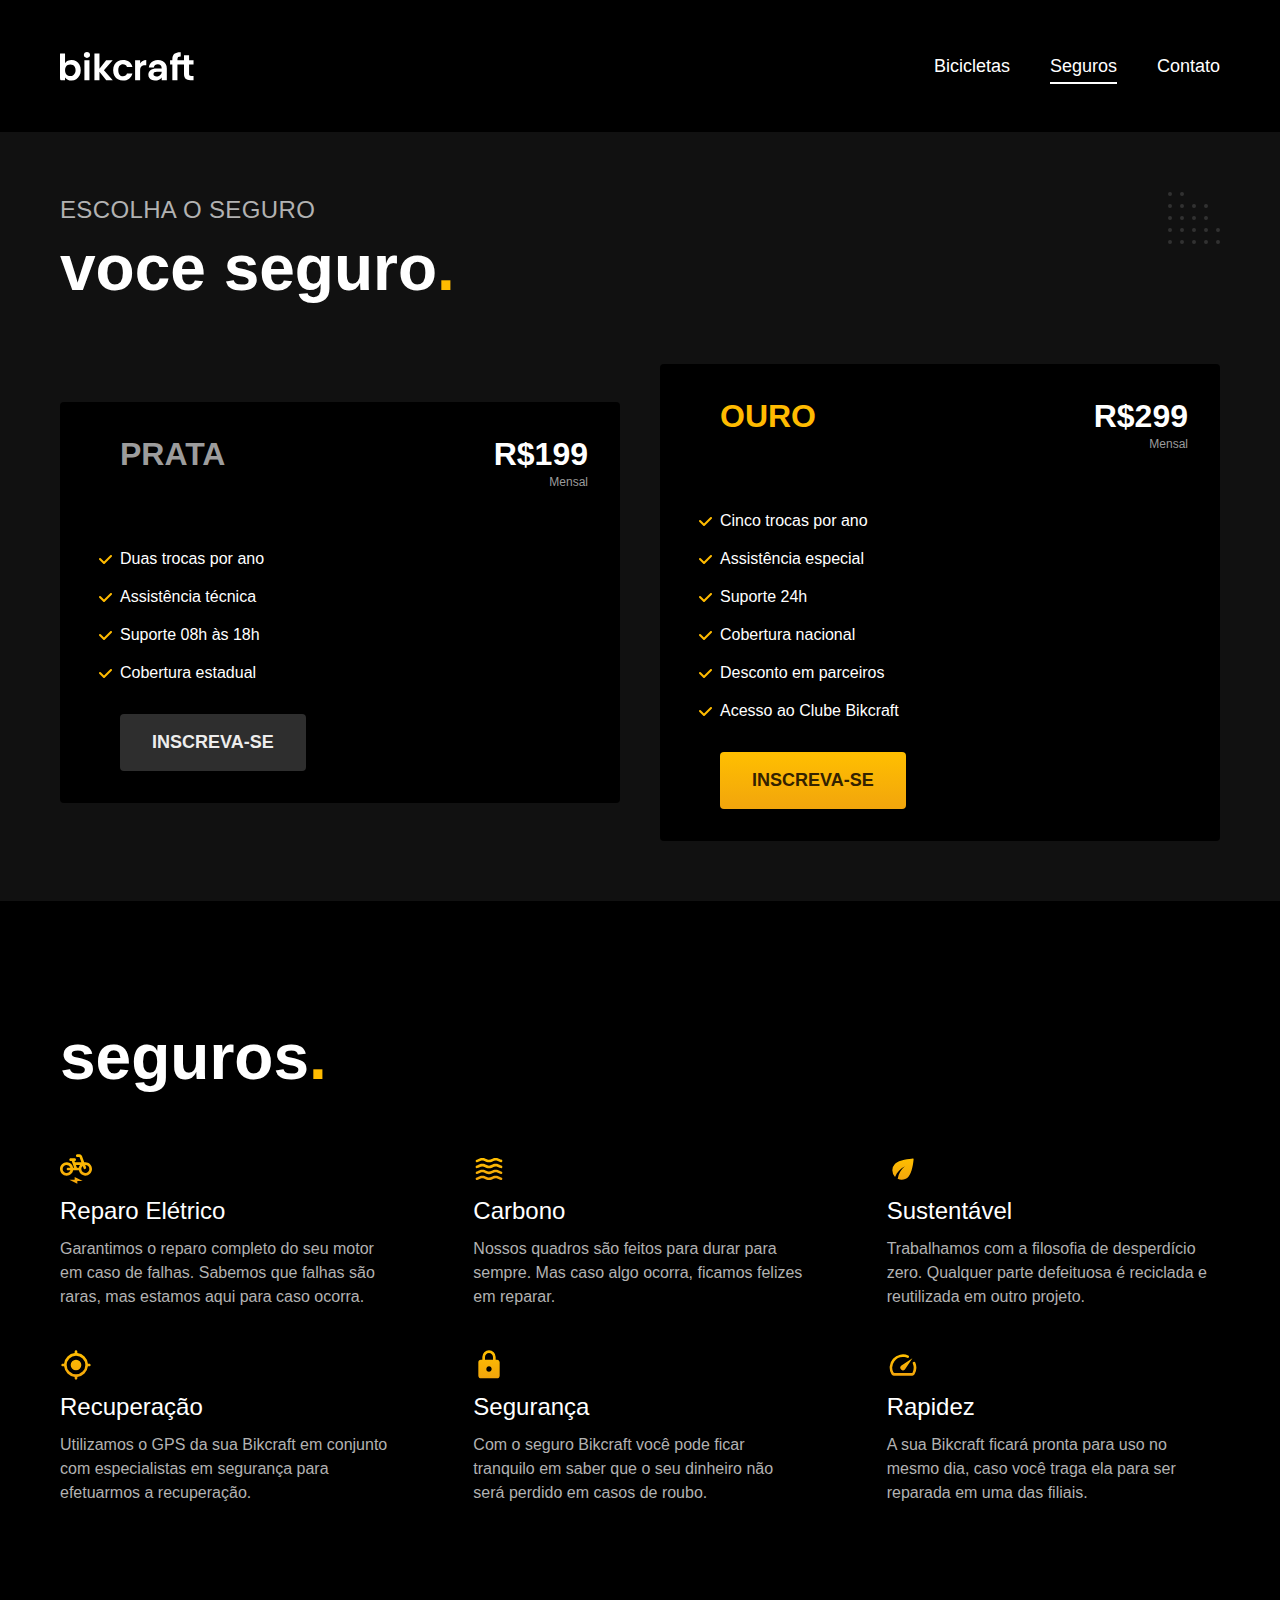
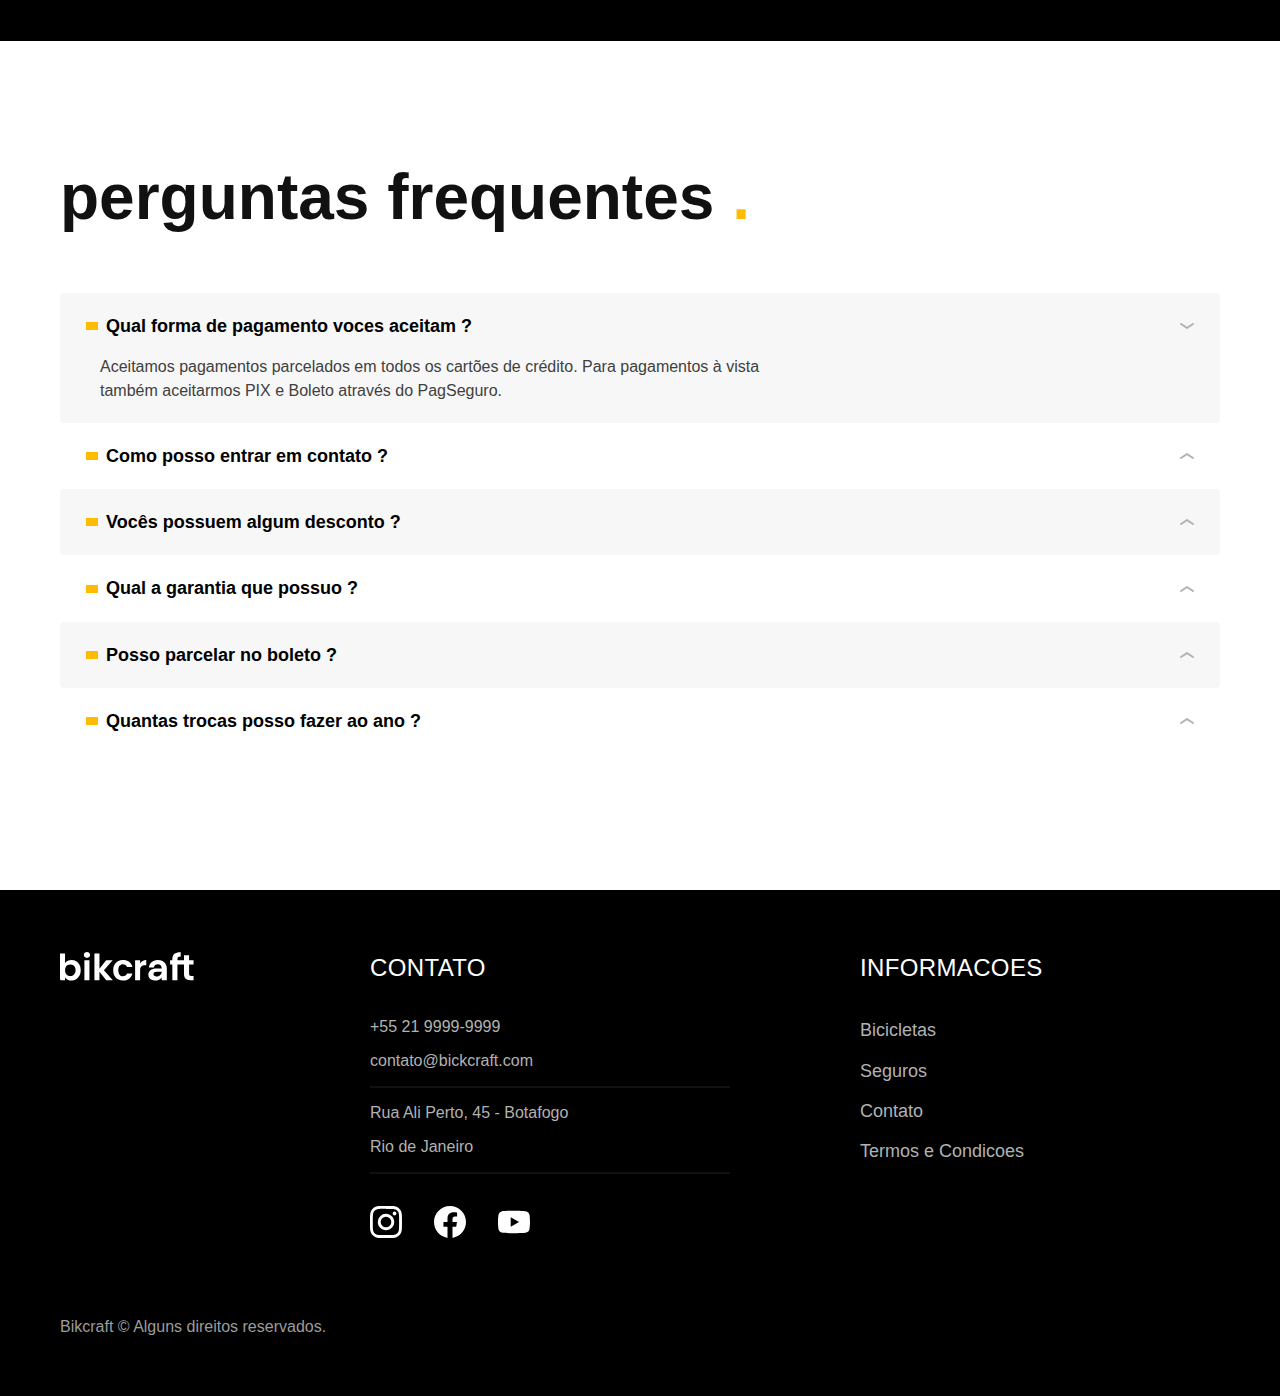
<file: seguros.html>
<!DOCTYPE html>
<html lang="pt-br">

<head>
  <meta charset="UTF-8">
  <meta name="viewport" content="width=device-width, initial-scale=1.0">
  <meta name="description" content="Termos e Condicoes">
  <link rel="icon" href="favicon.svg" type="image/svg+xml">
  <link rel="preload" href="css/style.min.css" as="style">
  <link rel="stylesheet" href="css/style.min.css">
  <link rel="icon" href="./favicon.svg" type="image/svg+xml">
  <title>Seguros | BikCraft</title>
  <script>document.documentElement.classList.add('js')</script>
</head>

<body id="seguros">
  <header class="header-bg">
    <div class="header container">
      <a href="./"><img src="./img/bikcraft.svg" alt="Bicicleta Preta"></a>
      <nav aria-label="primaria">
        <ul class="header-menu font-1-m cor-0">
          <li><a href="./bicicletas.html">Bicicletas</a></li>
          <li><a href="./seguros.html">Seguros</a></li>
          <li><a href="./contato.html">Contato</a></li>
        </ul>
      </nav>
    </div>
  </header>

  <main class="seguros-bg">
    <div class="titulo-bg">
      <div class="titulo container">
        <p class="font-2-l-b cor-5">Escolha o seguro</p>
        <h1 class="font-1-xxl cor-0">voce seguro<span class="cor-p1">.</span></h1>
      </div>
    </div>

    <div class="seguros container fadeInLeft" data-anime="200">
      <div class="seguros-item">
        <h3 class="font-1-xl cor-6">PRATA</h3>
        <span class="font-1-xl cor-0">R$199 <span class="font-1-xs cor-6">Mensal</span></span>
        <ul class="font-2-m cor-0">
          <li>Duas trocas por ano</li>
          <li>Assistência técnica</li>
          <li>Suporte 08h às 18h</li>
          <li>Cobertura estadual</li>
        </ul>
        <a class="botao secundario" href="./orcamento.html?tipo=seguro&produto=prata">Inscreva-se</a>
      </div>
      <div class="seguros-item fadeInRight" data-anime="400">
        <h3 class="font-1-xl cor-p1">OURO</h3>
        <span class="font-1-xl cor-0">R$299 <span class="font-1-xs cor-6">Mensal</span></span>
        <ul class="font-2-m cor-0">
          <li>Cinco trocas por ano</li>
          <li>Assistência especial</li>
          <li>Suporte 24h</li>
          <li>Cobertura nacional</li>
          <li>Desconto em parceiros</li>
          <li>Acesso ao Clube Bikcraft</li>
        </ul>
        <a class="botao" href="./orcamento.html?tipo=seguro&produto=ouro">Inscreva-se</a>
      </div>
    </div>
  </main>

  <article class="vantagens-bg">
    <div class="vantagens container">
      <h2 class="font-1-xxl cor-0">seguros<span class="cor-p1">.</span></h2>
      <ul>
        <li><img src="img/icones/eletrica.svg" alt="">
          <h3 class="font-1-l cor-0">Reparo Elétrico</h3>
          <p class="font-2-s cor-5">Garantimos o reparo completo do seu motor em caso de falhas. Sabemos que falhas são raras, mas estamos aqui para caso ocorra.</p>
        </li>
        <li><img src="img/icones/carbono.svg" alt="">
          <h3 class="font-1-l cor-0">Carbono</h3>
          <p class="font-2-s cor-5">Nossos quadros são feitos para durar para sempre. Mas caso algo ocorra, ficamos felizes em reparar.</p>
        </li>
        <li><img src="img/icones/sustentavel.svg" alt="">
          <h3 class="font-1-l cor-0">Sustentável</h3>
          <p class="font-2-s cor-5">Trabalhamos com a filosofia de desperdício zero. Qualquer parte defeituosa é reciclada e reutilizada em outro projeto.</p>
        </li>
        <li><img src="img/icones/rastreador.svg" alt="">
          <h3 class="font-1-l cor-0">Recuperação</h3>
          <p class="font-2-s cor-5">Utilizamos o GPS da sua Bikcraft em conjunto com especialistas em segurança para efetuarmos a recuperação.</p>
        </li>
        <li><img src="img/icones/seguro.svg" alt="">
          <h3 class="font-1-l cor-0">Segurança</h3>
          <p class="font-2-s cor-5">Com o seguro Bikcraft você pode ficar tranquilo em saber que o seu dinheiro não será perdido em casos de roubo.</p>
        </li>
        <li><img src="img/icones/velocidade.svg" alt="">
          <h3 class="font-1-l cor-0">Rapidez</h3>
          <p class="font-2-s cor-5">A sua Bikcraft ficará pronta para uso no mesmo dia, caso você traga ela para ser reparada em uma das filiais.</p>
        </li>
      </ul>
    </div>
  </article>

  <article class="perguntas container">
    <h2 class="font-1-xxl">perguntas frequentes <span class="cor-p1">.</span></h2>

    <dl>
      <div>
        <dt><button class="font-1-m-b " aria-controls="pergunta1" aria-expanded="true">Qual forma de pagamento voces aceitam ?</button></dt>
        <dd id="pergunta1" class="font-2-s cor-9 ativa">Aceitamos pagamentos parcelados em todos os cartões de crédito. Para pagamentos à vista também aceitarmos PIX e Boleto através do PagSeguro.</dd>
      </div>
      <div>
        <dt><button class="font-1-m-b" aria-controls="pergunta2" aria-expanded="false">Como posso entrar em contato ?</button></dt>
        <dd id="pergunta2" class="font-2-s cor-9">Aceitamos pagamentos parcelados em todos os cartões de crédito. Para pagamentos à vista também aceitarmos PIX e Boleto através do PagSeguro.</dd>
      </div>
      <div>
        <dt><button class="font-1-m-b" aria-controls="pergunta3" aria-expanded="false">Vocês possuem algum desconto ?</button></dt>
        <dd id="pergunta3" class="font-2-s cor-9">Aceitamos pagamentos parcelados em todos os cartões de crédito. Para pagamentos à vista também aceitarmos PIX e Boleto através do PagSeguro.</dd>
      </div>
      <div>
        <dt><button class="font-1-m-b" aria-controls="pergunta4" aria-expanded="false">Qual a garantia que possuo ?</button></dt>
        <dd id="pergunta4" class="font-2-s cor-9">Aceitamos pagamentos parcelados em todos os cartões de crédito. Para pagamentos à vista também aceitarmos PIX e Boleto através do PagSeguro.</dd>
      </div>
      <div>
        <dt><button class="font-1-m-b" aria-controls="pergunta5" aria-expanded="false">Posso parcelar no boleto ?</button></dt>
        <dd id="pergunta5" class="font-2-s cor-9">Aceitamos pagamentos parcelados em todos os cartões de crédito. Para pagamentos à vista também aceitarmos PIX e Boleto através do PagSeguro.</dd>
      </div>
      <div>
        <dt><button class="font-1-m-b" aria-controls="pergunta6" aria-expanded="false">Quantas trocas posso fazer ao ano ?</button></dt>
        <dd id="pergunta6" class="font-2-s cor-9">Aceitamos pagamentos parcelados em todos os cartões de crédito. Para pagamentos à vista também aceitarmos PIX e Boleto através do PagSeguro.</dd>
      </div>
    </dl>

  </article>

  <footer class="footer-bg">
    <div class="footer container">
      <img src="./img/bikcraft.svg" alt="Bikcraft">
      <div class="footer-contato">
        <h3 class="font-2-l-b cor-0">Contato</h3>
        <ul class="font-2-m cor-5">
          <li><a href="tel:+552199999999">+55 21 9999-9999</a></li>
          <li><a href="mailto:contato@bickcraft.com">contato@bickcraft.com</a></li>
          <li>Rua Ali Perto, 45 - Botafogo</li>
          <li>Rio de Janeiro</li>
        </ul>
        <div class="footer-redes">
          <a href="./">
            <img src="./img/redes/instagram.svg" alt="instagram">
          </a>
          <a href="./">
            <img src="./img/redes/facebook.svg" alt="Facebook">
          </a>
          <a href="./">
            <img src="./img/redes/youtube.svg" alt="Youtube">
          </a>
        </div>
      </div>
      <div class="footer-informacoes">
        <h3 class="font-2-l-b cor-0">Informacoes</h3>
        <nav>
          <ul class="font-1-m cor-5">
            <li><a href="./bicicletas.html">Bicicletas</a></li>
            <li><a href="./seguros.html">Seguros</a></li>
            <li><a href="./contato.html">Contato</a></li>
            <li><a href="./termos.html">Termos e Condicoes</a></li>
          </ul>
        </nav>
      </div>
      <p class="footer-copy font-2-m cor-6">Bikcraft © Alguns direitos reservados.</p>
    </div>
  </footer>
  <script src="js/plugins/simple-anime.js"></script>
  <script src="./js/script.js"></script>
</body>

</html>
</file>
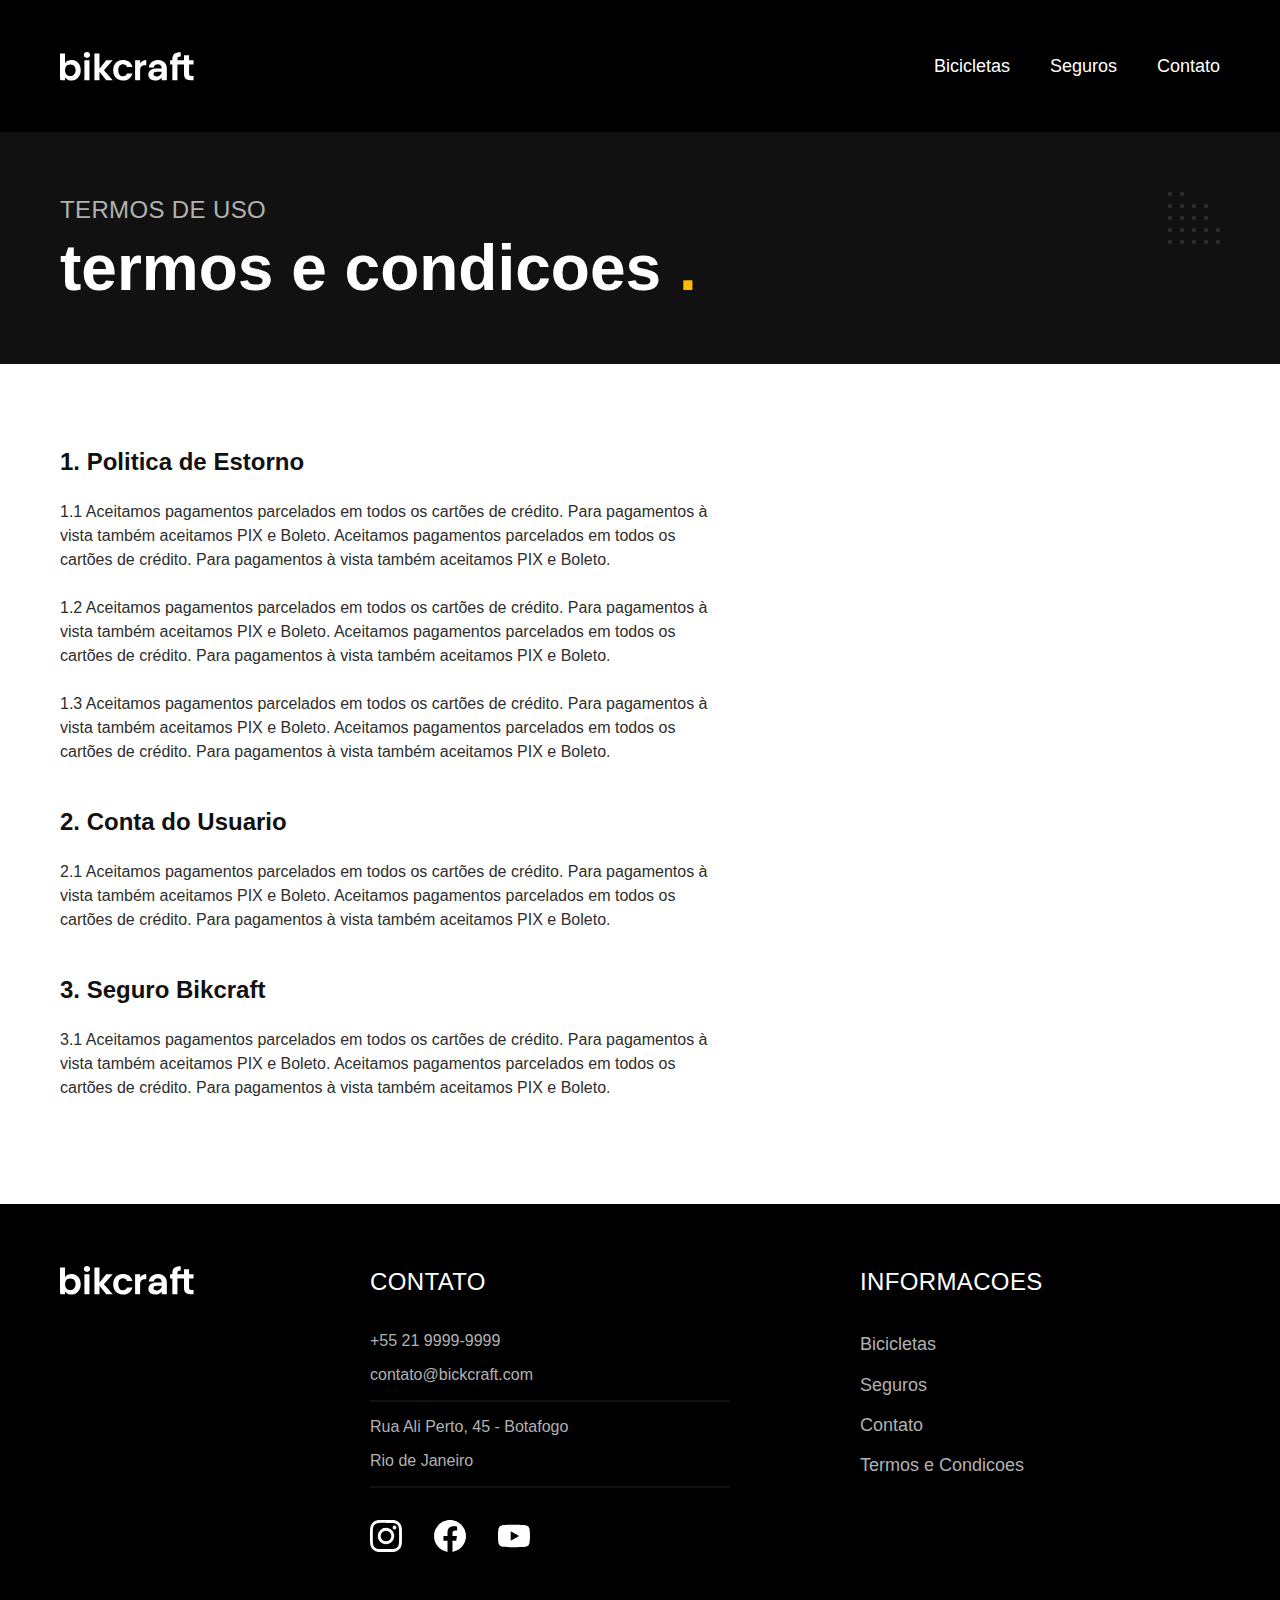
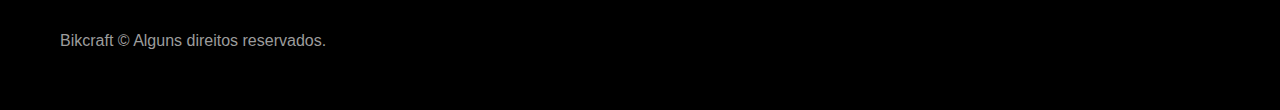
<file: termos.html>
<!DOCTYPE html>
<html lang="pt-br">

<head>
  <meta charset="UTF-8">
  <meta name="viewport" content="width=device-width, initial-scale=1.0">
  <meta name="description" content="Termos e Condicoes">
  <link rel="icon" href="favicon.svg" type="image/svg+xml">
  <link rel="preload" href="css/style.min.css" as="style">
  <link rel="stylesheet" href="css/style.min.css">
  <link rel="icon" href="./favicon.svg" type="image/svg+xml">
  <title>Termos e Condicoes | BikCraft</title>
  <script>document.documentElement.classList.add('js')</script>
</head>

<body id="termos">
  <header class="header-bg">
    <div class="header container">
      <a href="./"><img src="./img/bikcraft.svg" alt="Bicicleta Preta"></a>
      <nav aria-label="primaria">
        <ul class="header-menu font-1-m cor-0">
          <li><a href="./bicicletas.html">Bicicletas</a></li>
          <li><a href="./seguros.html">Seguros</a></li>
          <li><a href="./contato.html">Contato</a></li>
        </ul>
      </nav>
    </div>
  </header>

  <main>
    <div class="titulo-bg">
      <div class="titulo container">
        <p class="font-2-l-b cor-5">Termos de uso</p>
        <h1 class="font-1-xxl cor-0">termos e condicoes <span class="cor-p1">.</span></h1>

      </div>
    </div>
    <div class="termos container font-2-s cor-10">
      <h2 class="font-1-l cor-11">1. Politica de Estorno</h2>
      <p>1.1 Aceitamos pagamentos parcelados em todos os cartões de crédito. Para pagamentos à vista também aceitamos PIX e Boleto. Aceitamos pagamentos parcelados em todos os cartões de crédito. Para pagamentos à vista também aceitamos PIX e Boleto.</p>
      <p>1.2 Aceitamos pagamentos parcelados em todos os cartões de crédito. Para pagamentos à vista também aceitamos PIX e Boleto. Aceitamos pagamentos parcelados em todos os cartões de crédito. Para pagamentos à vista também aceitamos PIX e Boleto.</p>
      <p>1.3 Aceitamos pagamentos parcelados em todos os cartões de crédito. Para pagamentos à vista também aceitamos PIX e Boleto. Aceitamos pagamentos parcelados em todos os cartões de crédito. Para pagamentos à vista também aceitamos PIX e Boleto.</p>
      <h2 class="font-1-l cor-11">2. Conta do Usuario</h2>
      <p>2.1 Aceitamos pagamentos parcelados em todos os cartões de crédito. Para pagamentos à vista também aceitamos PIX e Boleto. Aceitamos pagamentos parcelados em todos os cartões de crédito. Para pagamentos à vista também aceitamos PIX e Boleto.</p>
      <h2 class="font-1-l cor-11">3. Seguro Bikcraft</h2>
      <p>3.1 Aceitamos pagamentos parcelados em todos os cartões de crédito. Para pagamentos à vista também aceitamos PIX e Boleto. Aceitamos pagamentos parcelados em todos os cartões de crédito. Para pagamentos à vista também aceitamos PIX e Boleto.</p>

    </div>
  </main>

  <footer class="footer-bg">
    <div class="footer container">
      <img src="./img/bikcraft.svg" alt="Bikcraft">
      <div class="footer-contato">
        <h3 class="font-2-l-b cor-0">Contato</h3>
        <ul class="font-2-m cor-5">
          <li><a href="tel:+552199999999">+55 21 9999-9999</a></li>
          <li><a href="mailto:contato@bickcraft.com">contato@bickcraft.com</a></li>
          <li>Rua Ali Perto, 45 - Botafogo</li>
          <li>Rio de Janeiro</li>
        </ul>
        <div class="footer-redes">
          <a href="./">
            <img src="./img/redes/instagram.svg" alt="instagram">
          </a>
          <a href="./">
            <img src="./img/redes/facebook.svg" alt="Facebook">
          </a>
          <a href="./">
            <img src="./img/redes/youtube.svg" alt="Youtube">
          </a>
        </div>
      </div>
      <div class="footer-informacoes">
        <h3 class="font-2-l-b cor-0">Informacoes</h3>
        <nav>
          <ul class="font-1-m cor-5">
            <li><a href="./bicicletas.html">Bicicletas</a></li>
            <li><a href="./seguros.html">Seguros</a></li>
            <li><a href="./contato.html">Contato</a></li>
            <li><a href="./termos.html">Termos e Condicoes</a></li>
          </ul>
        </nav>
      </div>
      <p class="footer-copy font-2-m cor-6">Bikcraft © Alguns direitos reservados.</p>
    </div>
  </footer>

  <script src="./js/script.js"></script>
</body>

</html>
</file>
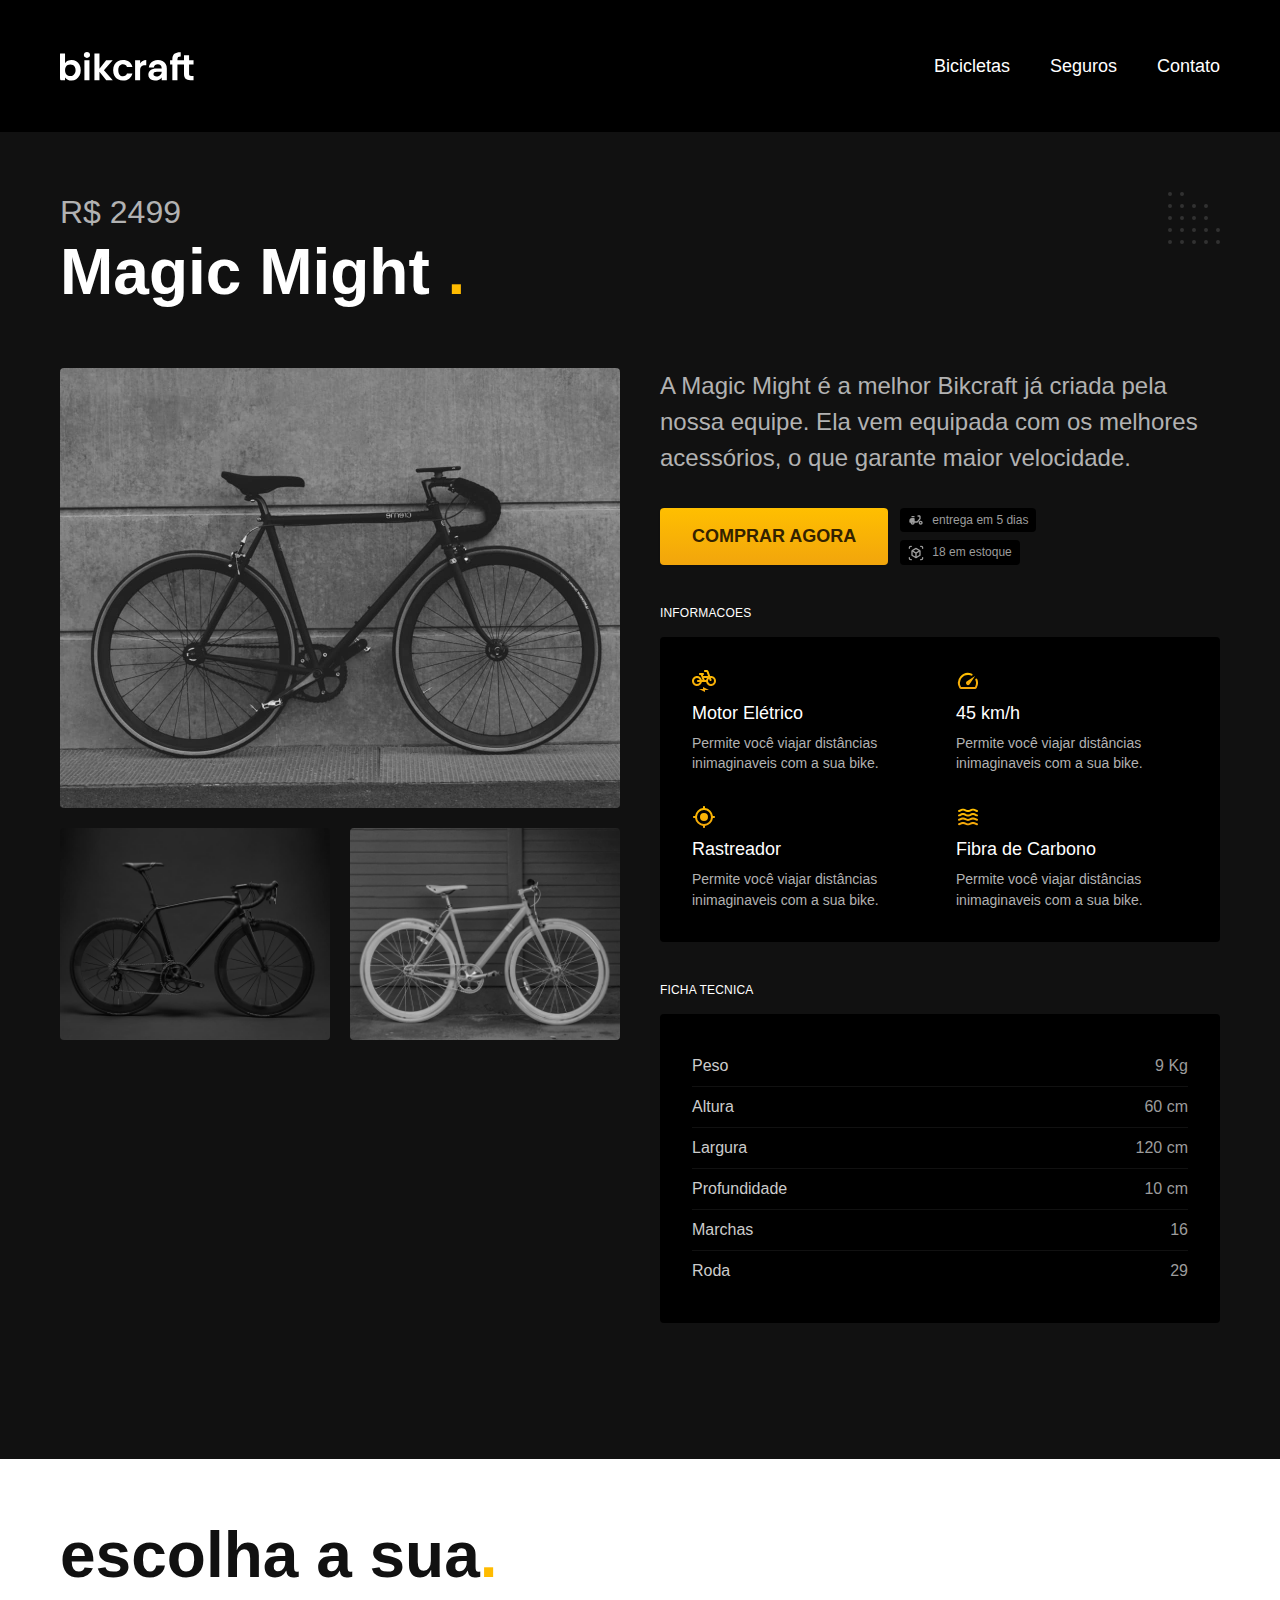
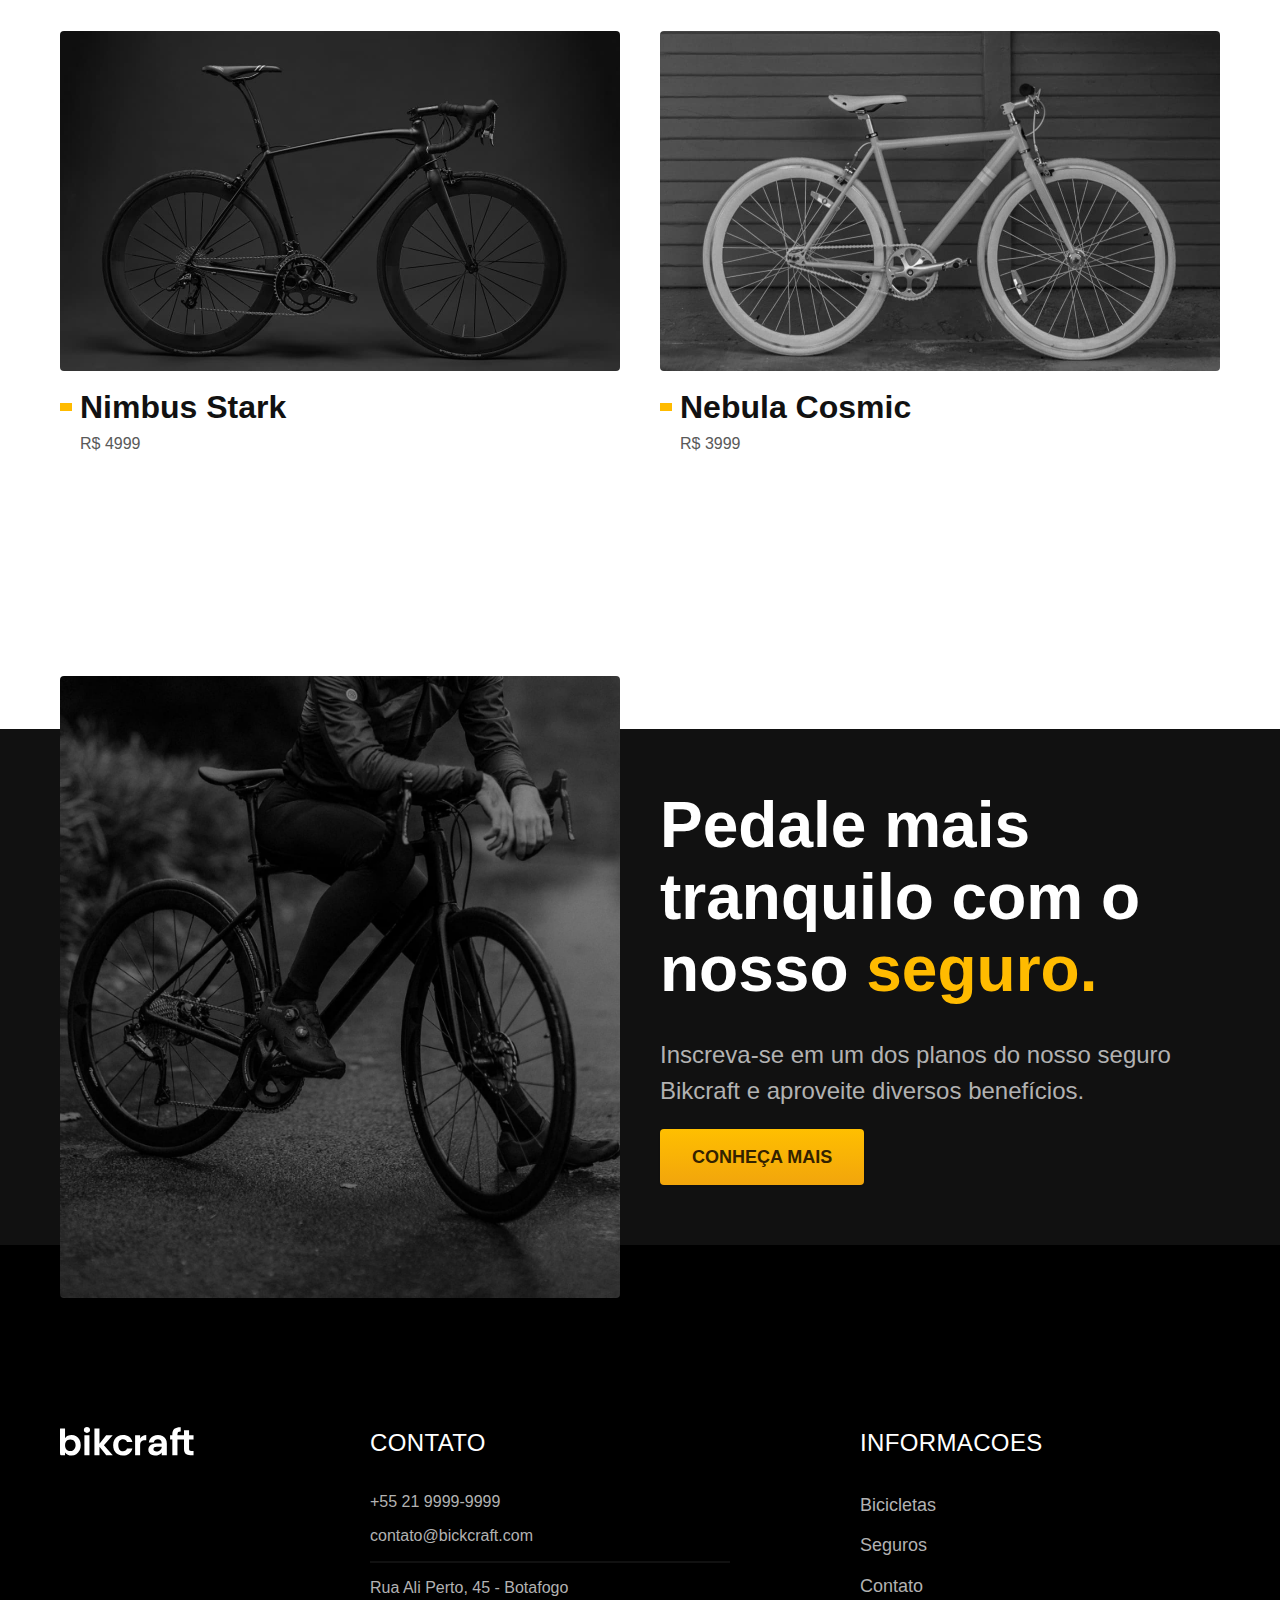
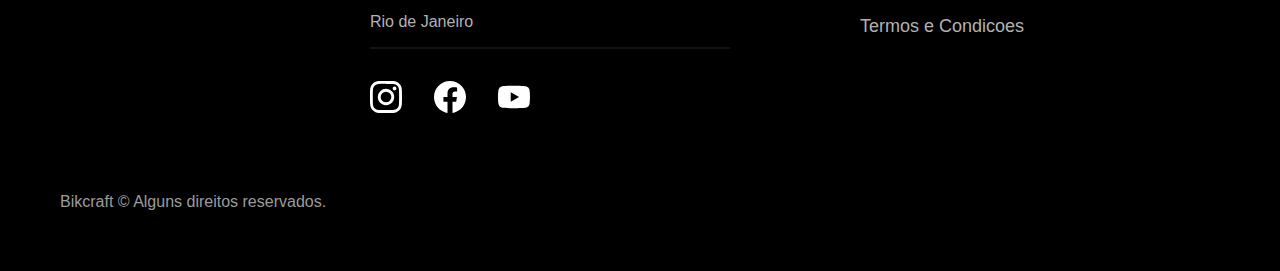
<file: bicicletas/magic.html>
<!DOCTYPE html>
<html lang="pt-br">

<head>
  <meta charset="UTF-8">
  <meta name="viewport" content="width=device-width, initial-scale=1.0">
  <meta name="description" content="Termos e Condicoes">
  <link rel="stylesheet" href="../css/style.min.css">
  <link rel="icon" href="../favicon.svg" type="image/svg+xml">
  <title>Magic | BikCraft</title>
  <script>document.documentElement.classList.add('js')</script>
</head>

<body id="bicicleta">
  <header class="header-bg">
    <div class="header container">
      <a href="../"><img src="../img/bikcraft.svg" alt="Bicicleta Preta"></a>
      <nav aria-label="primaria">
        <ul class="header-menu font-1-m cor-0">
          <li><a href="../bicicletas.html">Bicicletas</a></li>
          <li><a href="../seguros.html">Seguros</a></li>
          <li><a href="../contato.html">Contato</a></li>
        </ul>
      </nav>
    </div>
  </header>

  <main class="titulo-bg">
    <div>
      <div class="titulo container">
        <p class="font-2-xl cor-5">R$ 2499</p>
        <h1 class="font-1-xxl cor-0">Magic Might <span class="cor-p1">.</span></h1>
      </div>
    </div>

    <div class="bicicleta container">
      <div class="bicicleta-imagens">
        <img src="../img/bicicleta/nimbus2.jpg" alt="Bicicleta 1">
        <img src="../img/bicicleta/nimbus1.jpg" alt="Bicicleta 2">
        <img src="../img/bicicleta/nimbus3.jpg" alt="Bicicleta 3">
      </div>
      <div class="bicicleta-conteudo">
        <p class="font-2-l cor-5">A Magic Might é a melhor Bikcraft já criada pela nossa equipe. Ela vem equipada com os melhores acessórios, o que garante maior velocidade.</p>
        <div class="bicicleta-comprar">
          <a class="botao" href="../orcamento.html?tipo=bikcraft&produto=magic">Comprar Agora</a>
          <span class="font-1-xs cor-6"><img src="../img/icones/entrega.svg" alt="">entrega em 5 dias</span>
          <span class="font-1-xs cor-6"><img src="../img/icones/estoque.svg" alt="">18 em estoque</span>
        </div>

        <h2 class="font-1-xs cor-0">Informacoes</h2>
        <ul class="bicicleta-informacoes">
          <li>
            <img src="../img/icones/eletrica.svg" alt="">
            <h3 class="font-1-m cor-0">Motor Elétrico</h3>
            <p class="font-2-xs cor-5">Permite você viajar distâncias inimaginaveis com a sua bike.</p>
          </li>
          <li>
            <img src="../img/icones/velocidade.svg" alt="">
            <h3 class="font-1-m cor-0">45 km/h</h3>
            <p class="font-2-xs cor-5">Permite você viajar distâncias inimaginaveis com a sua bike.</p>
          </li>
          <li>
            <img src="../img/icones/rastreador.svg" alt="">
            <h3 class="font-1-m cor-0">Rastreador</h3>
            <p class="font-2-xs cor-5">Permite você viajar distâncias inimaginaveis com a sua bike.</p>
          </li>
          <li>
            <img src="../img/icones/carbono.svg" alt="">
            <h3 class="font-1-m cor-0">Fibra de Carbono</h3>
            <p class="font-2-xs cor-5">Permite você viajar distâncias inimaginaveis com a sua bike.</p>
          </li>
        </ul>
        <h2 class="font-1-xs cor-0">Ficha Tecnica</h2>
        <ul class="bicicleta-ficha font-2-s cor-4">
          <li>Peso <span>9 Kg</span></li>
          <li>Altura <span>60 cm</span></li>
          <li>Largura <span>120 cm</span></li>
          <li>Profundidade <span>10 cm</span></li>
          <li>Marchas <span>16</span></li>
          <li>Roda <span>29</span></li>
        </ul>
      </div>
    </div>
  </main>

  <article class="bicicletas-lista container">
    <h2 class="font-1-xxl">escolha a sua<span class="cor-p1">.</span></h2>

    <ul>
      <li>
        <a href="./nimbus.html">
          <img src="../img/bicicletas/nimbus.jpg" alt="Bicicleta Preta">
          <h3 class="font-1-xl">Nimbus Stark</h3>
          <span class="font-2-m cor-8">R$ 4999</span>
        </a>
      </li>

      <li>
        <a href="./nebula.html">
          <img src="../img/bicicletas/nebula.jpg" alt="Bicicleta Preta">
          <h3 class="font-1-xl">Nebula Cosmic</h3>
          <span class="font-2-m cor-8">R$ 3999</span>
        </a>
      </li>
    </ul>
  </article>

  <article class="seguro-bg">
    <div class="seguro container">
      <div class="seguro-imagem">
        <img src="../img/fotos/seguros.jpg" alt="Pessoa parada em uma bicicleta">
      </div>
      <div class="seguro-conteudo">
        <h2 class="font-1-xxl cor-0">Pedale mais tranquilo com o nosso <span class="cor-p1">seguro.</span></h2>
        <p class="font-2-l cor-5">Inscreva-se em um dos planos do nosso seguro Bikcraft e aproveite diversos benefícios.</p>
        <a class="botao" href="../seguros.html">Conheça Mais</a>
      </div>
    </div>
  </article>

  <footer class="footer-bg">
    <div class="footer container">
      <img src="../img/bikcraft.svg" alt="Bikcraft">
      <div class="footer-contato">
        <h3 class="font-2-l-b cor-0">Contato</h3>
        <ul class="font-2-m cor-5">
          <li><a href="tel:+552199999999">+55 21 9999-9999</a></li>
          <li><a href="mailto:contato@bickcraft.com">contato@bickcraft.com</a></li>
          <li>Rua Ali Perto, 45 - Botafogo</li>
          <li>Rio de Janeiro</li>
        </ul>
        <div class="footer-redes">
          <a href="../">
            <img src="../img/redes/instagram.svg" alt="instagram">
          </a>
          <a href="../">
            <img src="../img/redes/facebook.svg" alt="Facebook">
          </a>
          <a href="../">
            <img src="../img/redes/youtube.svg" alt="Youtube">
          </a>
        </div>
      </div>
      <div class="footer-informacoes">
        <h3 class="font-2-l-b cor-0">Informacoes</h3>
        <nav>
          <ul class="font-1-m cor-5">
            <li><a href="../bicicletas.html">Bicicletas</a></li>
            <li><a href="../seguros.html">Seguros</a></li>
            <li><a href="../contato.html">Contato</a></li>
            <li><a href="../termos.html">Termos e Condicoes</a></li>
          </ul>
        </nav>
      </div>
      <p class="footer-copy font-2-m cor-6">Bikcraft © Alguns direitos reservados.</p>
    </div>
  </footer>

  <script src="../js/script.js"></script>
</body>

</html>
</file>
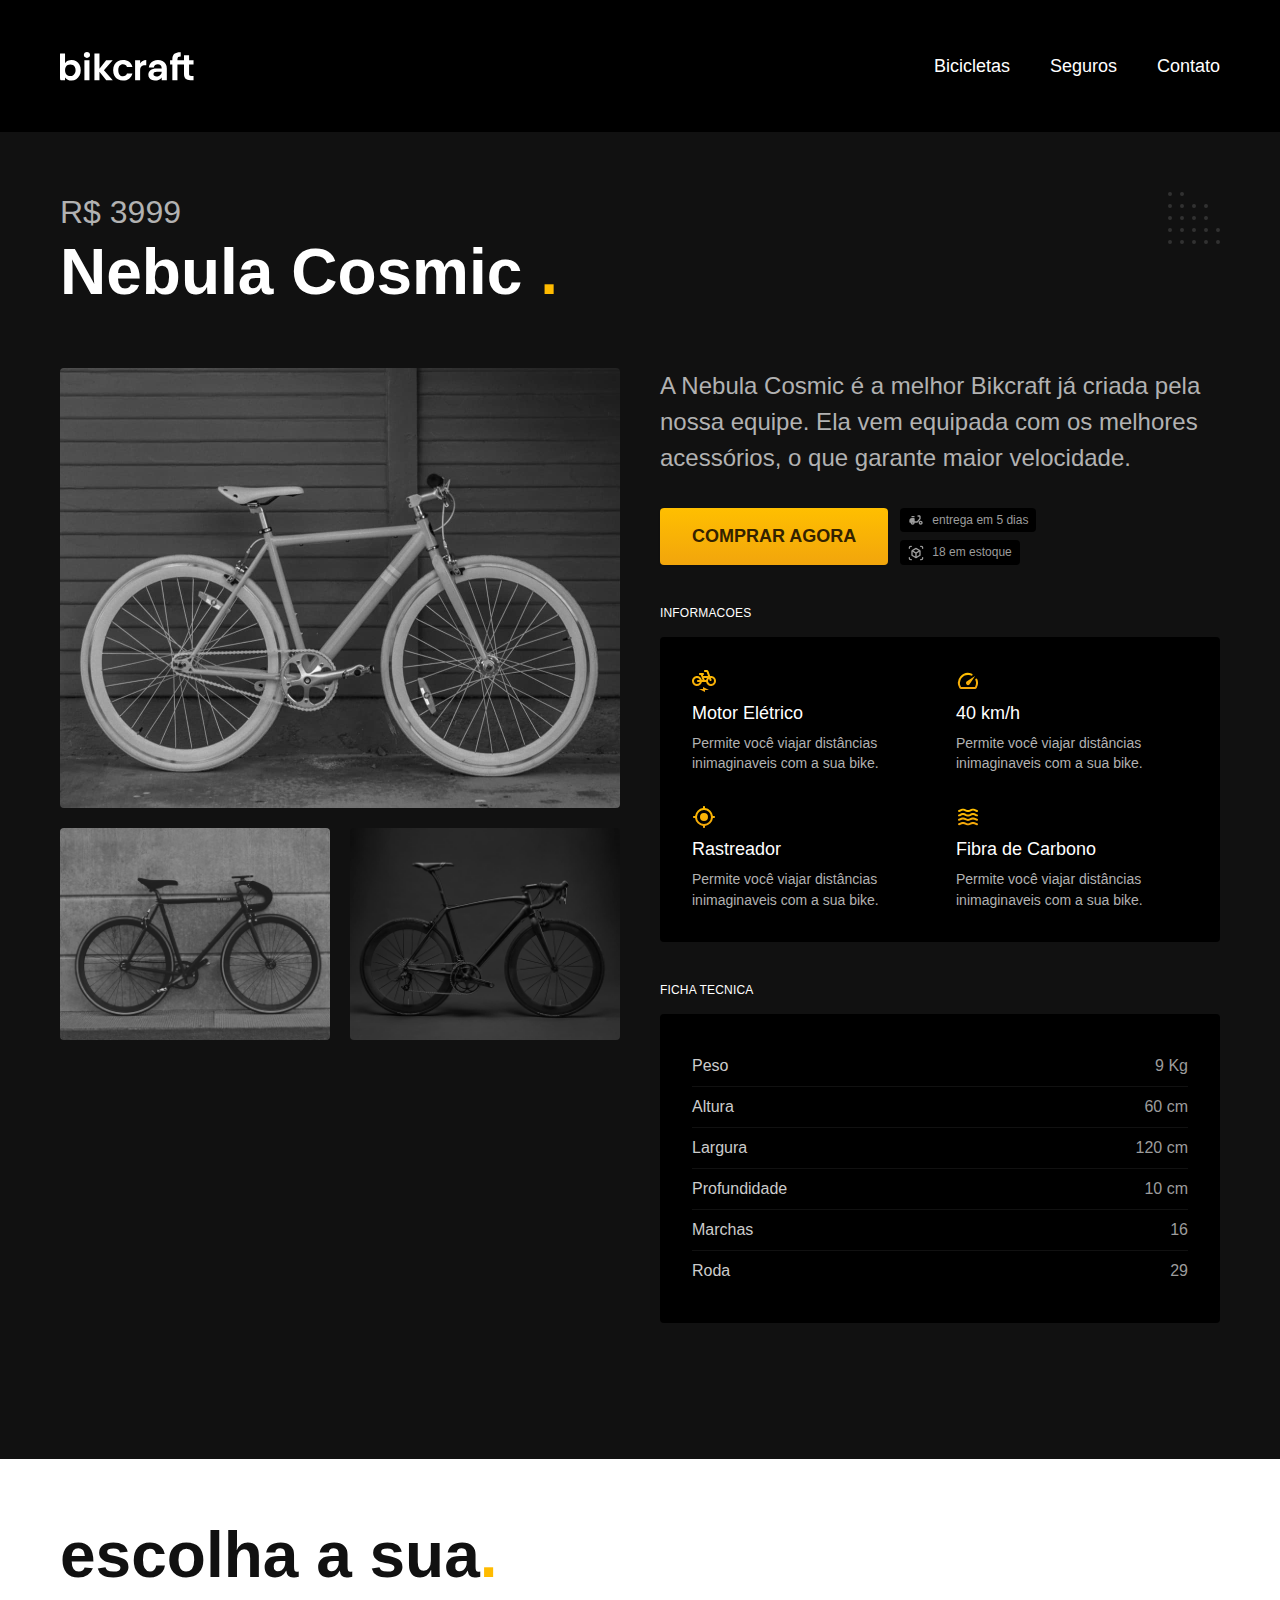
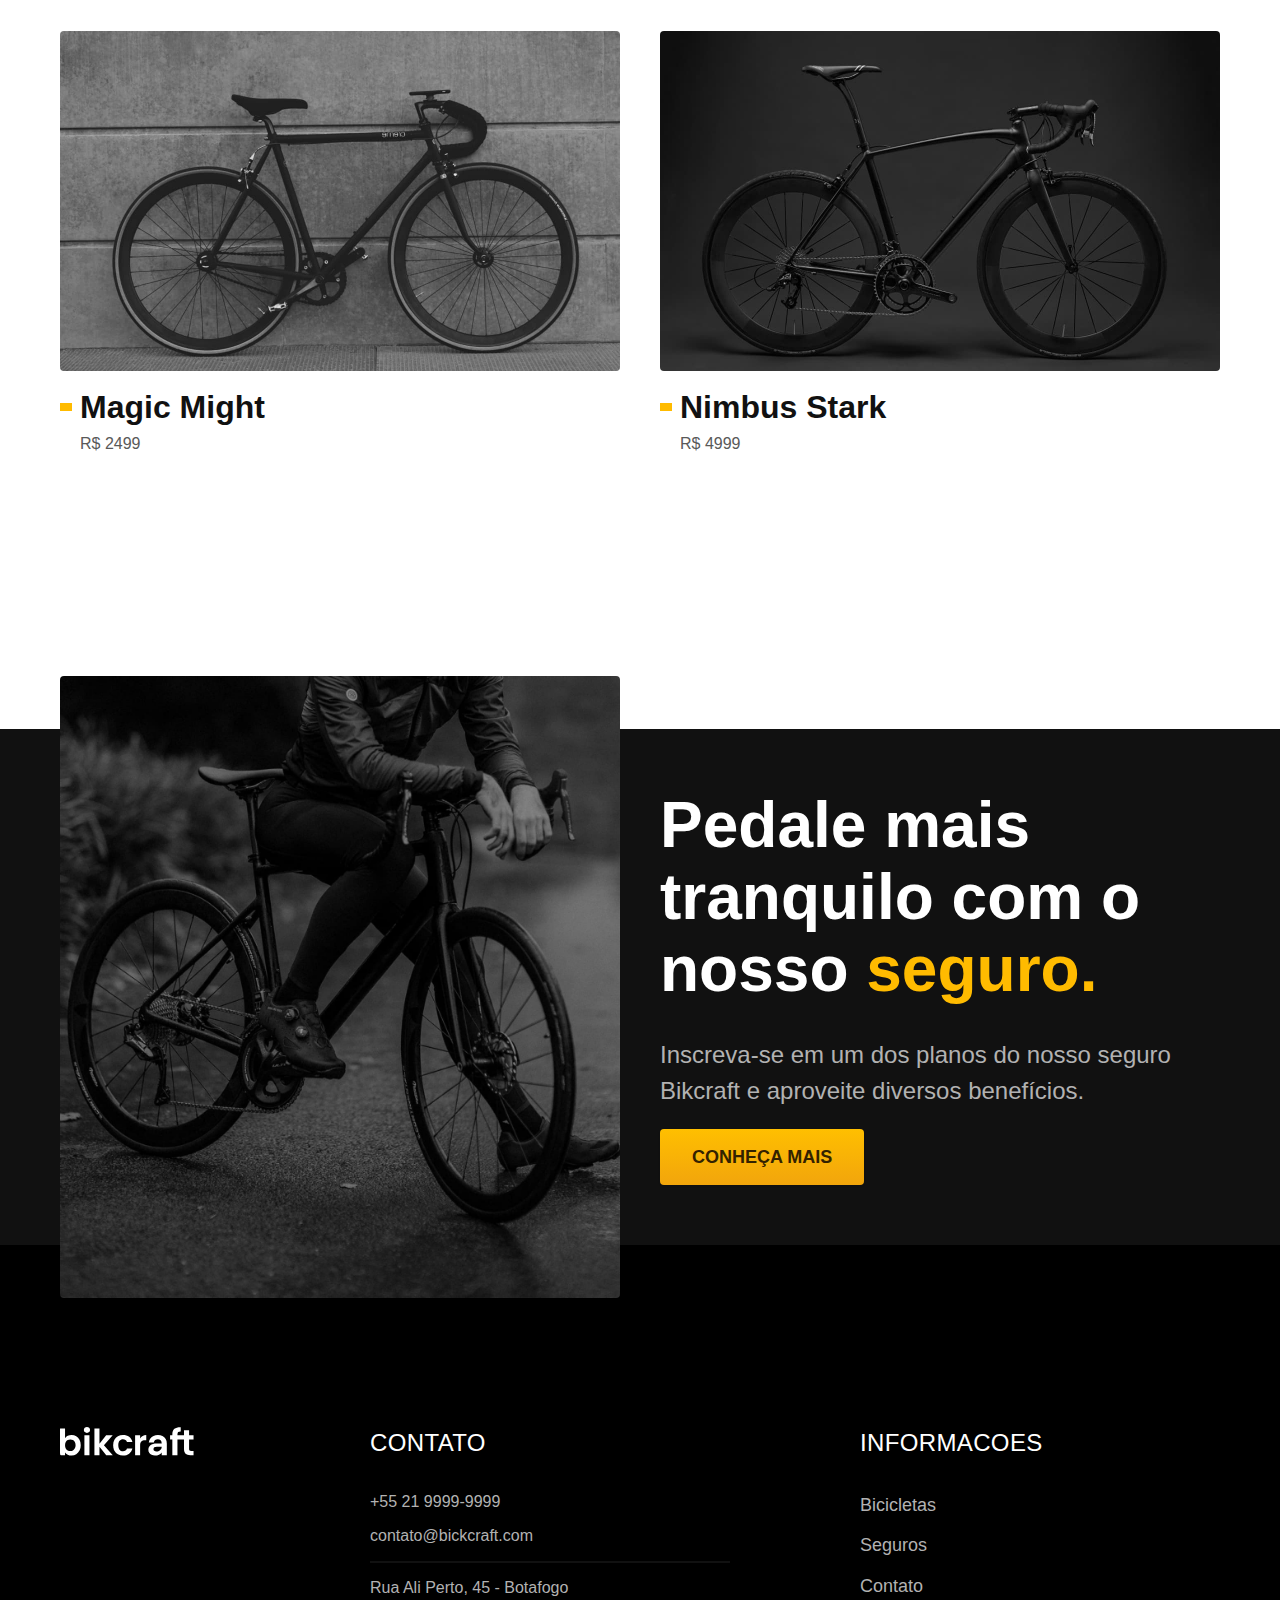
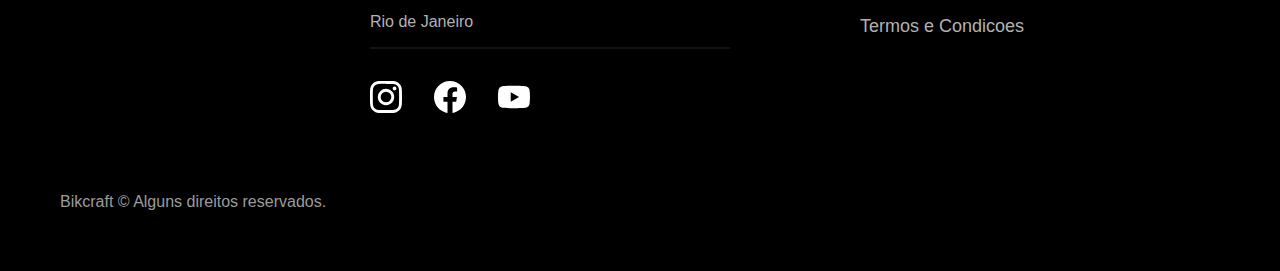
<file: bicicletas/nebula.html>
<!DOCTYPE html>
<html lang="pt-br">

<head>
  <meta charset="UTF-8">
  <meta name="viewport" content="width=device-width, initial-scale=1.0">
  <meta name="description" content="Termos e Condicoes">
  <link rel="stylesheet" href="../css/style.min.css">
  <link rel="icon" href="../favicon.svg" type="image/svg+xml">
  <title>Nebula | BikCraft</title>
  <script>document.documentElement.classList.add('js')</script>
</head>

<body id="bicicleta">
  <header class="header-bg">
    <div class="header container">
      <a href="../"><img src="../img/bikcraft.svg" alt="Bicicleta Preta"></a>
      <nav aria-label="primaria">
        <ul class="header-menu font-1-m cor-0">
          <li><a href="../bicicletas.html">Bicicletas</a></li>
          <li><a href="../seguros.html">Seguros</a></li>
          <li><a href="../contato.html">Contato</a></li>
        </ul>
      </nav>
    </div>
  </header>

  <main class="titulo-bg">
    <div>
      <div class="titulo container">
        <p class="font-2-xl cor-5">R$ 3999</p>
        <h1 class="font-1-xxl cor-0">Nebula Cosmic <span class="cor-p1">.</span></h1>
      </div>
    </div>

    <div class="bicicleta container">
      <div class="bicicleta-imagens">
        <img src="../img/bicicleta/nimbus3.jpg" alt="Bicicleta 1">
        <img src="../img/bicicleta/nimbus2.jpg" alt="Bicicleta 2">
        <img src="../img/bicicleta/nimbus1.jpg" alt="Bicicleta 3">
      </div>
      <div class="bicicleta-conteudo">
        <p class="font-2-l cor-5">A Nebula Cosmic é a melhor Bikcraft já criada pela nossa equipe. Ela vem equipada com os melhores acessórios, o que garante maior velocidade.</p>
        <div class="bicicleta-comprar">
          <a class="botao" href="../orcamento.html?tipo=bikcraft&produto=nebula">Comprar Agora</a>
          <span class="font-1-xs cor-6"><img src="../img/icones/entrega.svg" alt="">entrega em 5 dias</span>
          <span class="font-1-xs cor-6"><img src="../img/icones/estoque.svg" alt="">18 em estoque</span>
        </div>

        <h2 class="font-1-xs cor-0">Informacoes</h2>
        <ul class="bicicleta-informacoes">
          <li>
            <img src="../img/icones/eletrica.svg" alt="">
            <h3 class="font-1-m cor-0">Motor Elétrico</h3>
            <p class="font-2-xs cor-5">Permite você viajar distâncias inimaginaveis com a sua bike.</p>
          </li>
          <li>
            <img src="../img/icones/velocidade.svg" alt="">
            <h3 class="font-1-m cor-0">40 km/h</h3>
            <p class="font-2-xs cor-5">Permite você viajar distâncias inimaginaveis com a sua bike.</p>
          </li>
          <li>
            <img src="../img/icones/rastreador.svg" alt="">
            <h3 class="font-1-m cor-0">Rastreador</h3>
            <p class="font-2-xs cor-5">Permite você viajar distâncias inimaginaveis com a sua bike.</p>
          </li>
          <li>
            <img src="../img/icones/carbono.svg" alt="">
            <h3 class="font-1-m cor-0">Fibra de Carbono</h3>
            <p class="font-2-xs cor-5">Permite você viajar distâncias inimaginaveis com a sua bike.</p>
          </li>
        </ul>
        <h2 class="font-1-xs cor-0">Ficha Tecnica</h2>
        <ul class="bicicleta-ficha font-2-s cor-4">
          <li>Peso <span>9 Kg</span></li>
          <li>Altura <span>60 cm</span></li>
          <li>Largura <span>120 cm</span></li>
          <li>Profundidade <span>10 cm</span></li>
          <li>Marchas <span>16</span></li>
          <li>Roda <span>29</span></li>
        </ul>
      </div>
    </div>
  </main>

  <article class="bicicletas-lista container">
    <h2 class="font-1-xxl">escolha a sua<span class="cor-p1">.</span></h2>

    <ul>
      <li>
        <a href="./magic.html">
          <img src="../img/bicicletas/magic.jpg" alt="Bicicleta Preta">
          <h3 class="font-1-xl">Magic Might</h3>
          <span class="font-2-m cor-8">R$ 2499</span>
        </a>
      </li>

      <li>
        <a href="./nimbus.html">
          <img src="../img/bicicletas/nimbus.jpg" alt="Bicicleta Preta">
          <h3 class="font-1-xl">Nimbus Stark</h3>
          <span class="font-2-m cor-8">R$ 4999</span>
        </a>
      </li>
    </ul>
  </article>

  <article class="seguro-bg">
    <div class="seguro container">
      <div class="seguro-imagem">
        <img src="../img/fotos/seguros.jpg" alt="Pessoa parada em uma bicicleta">
      </div>
      <div class="seguro-conteudo">
        <h2 class="font-1-xxl cor-0">Pedale mais tranquilo com o nosso <span class="cor-p1">seguro.</span></h2>
        <p class="font-2-l cor-5">Inscreva-se em um dos planos do nosso seguro Bikcraft e aproveite diversos benefícios.</p>
        <a class="botao" href="../seguros.html">Conheça Mais</a>
      </div>
    </div>
  </article>

  <footer class="footer-bg">
    <div class="footer container">
      <img src="../img/bikcraft.svg" alt="Bikcraft">
      <div class="footer-contato">
        <h3 class="font-2-l-b cor-0">Contato</h3>
        <ul class="font-2-m cor-5">
          <li><a href="tel:+552199999999">+55 21 9999-9999</a></li>
          <li><a href="mailto:contato@bickcraft.com">contato@bickcraft.com</a></li>
          <li>Rua Ali Perto, 45 - Botafogo</li>
          <li>Rio de Janeiro</li>
        </ul>
        <div class="footer-redes">
          <a href="../">
            <img src="../img/redes/instagram.svg" alt="instagram">
          </a>
          <a href="../">
            <img src="../img/redes/facebook.svg" alt="Facebook">
          </a>
          <a href="../">
            <img src="../img/redes/youtube.svg" alt="Youtube">
          </a>
        </div>
      </div>
      <div class="footer-informacoes">
        <h3 class="font-2-l-b cor-0">Informacoes</h3>
        <nav>
          <ul class="font-1-m cor-5">
            <li><a href="../bicicletas.html">Bicicletas</a></li>
            <li><a href="../seguros.html">Seguros</a></li>
            <li><a href="../contato.html">Contato</a></li>
            <li><a href="../termos.html">Termos e Condicoes</a></li>
          </ul>
        </nav>
      </div>
      <p class="footer-copy font-2-m cor-6">Bikcraft © Alguns direitos reservados.</p>
    </div>
  </footer>

  <script src="../js/script.js"></script>
</body>

</html>
</file>
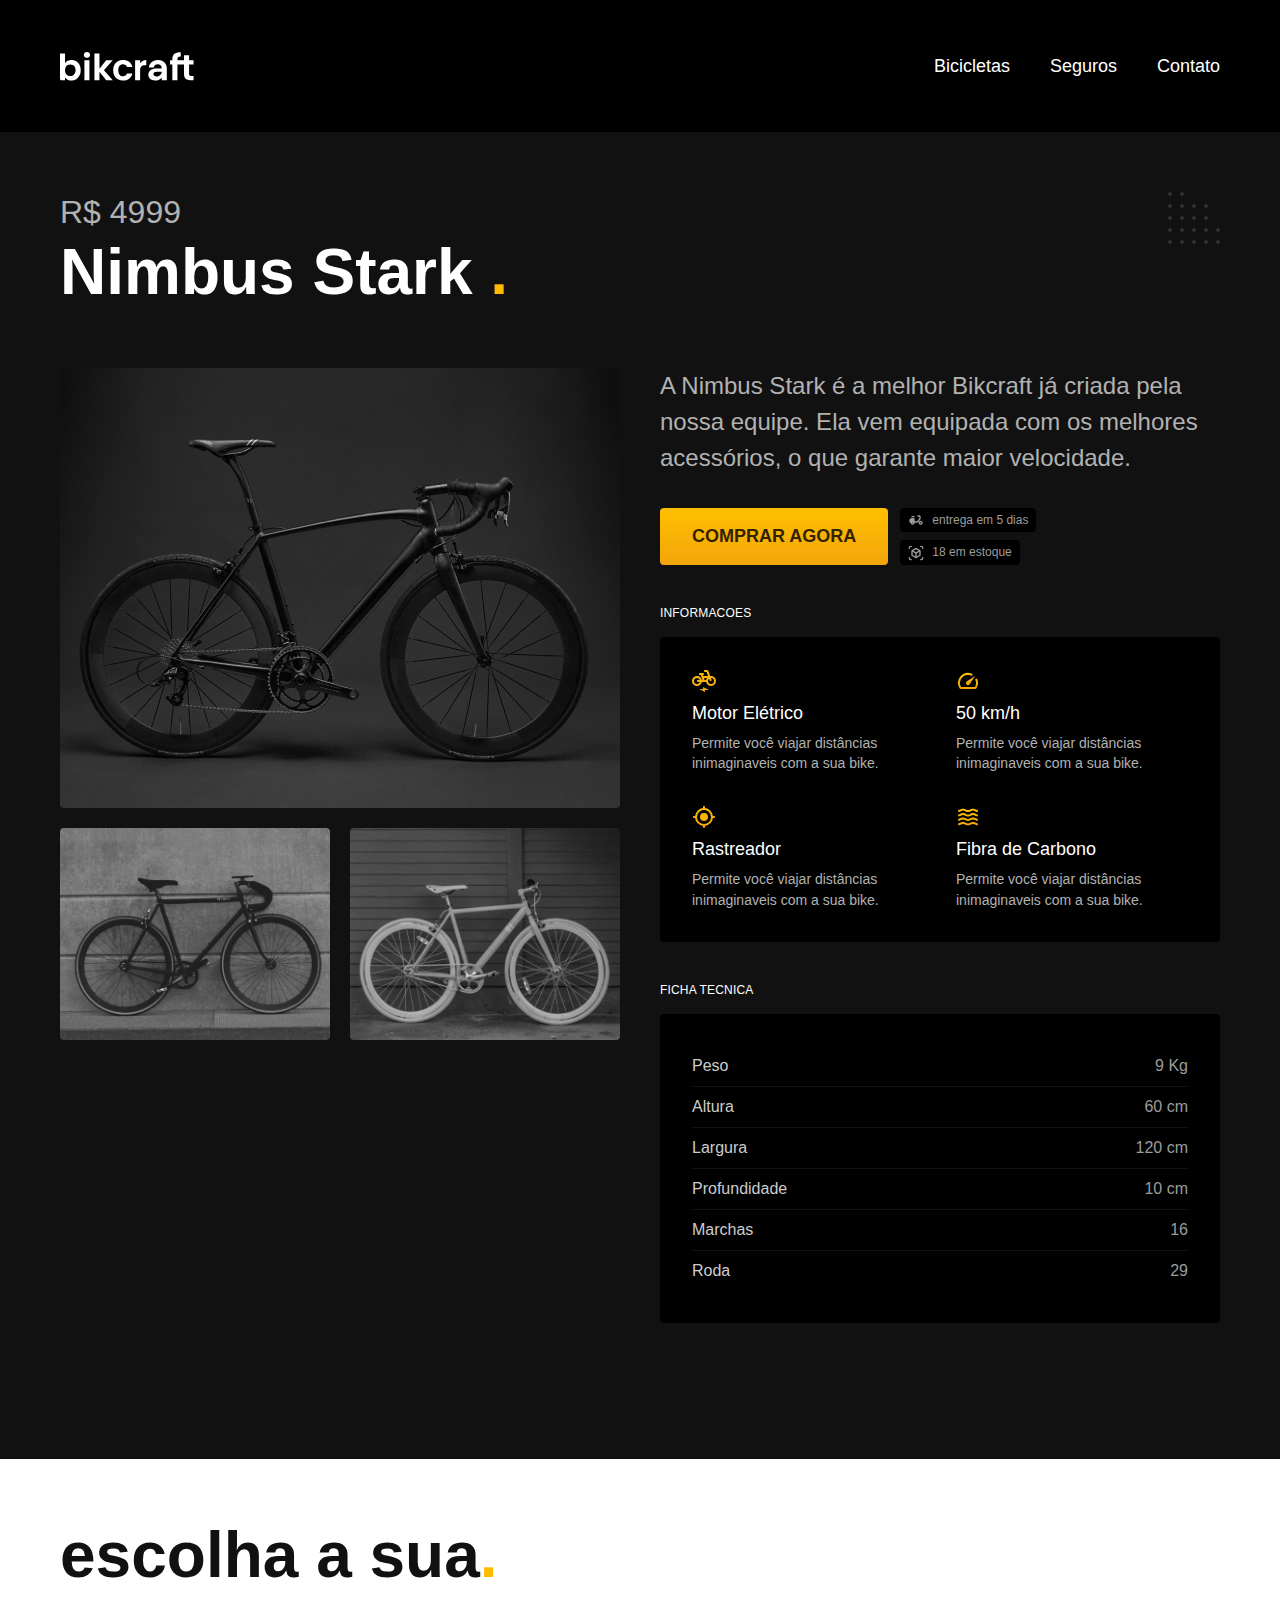
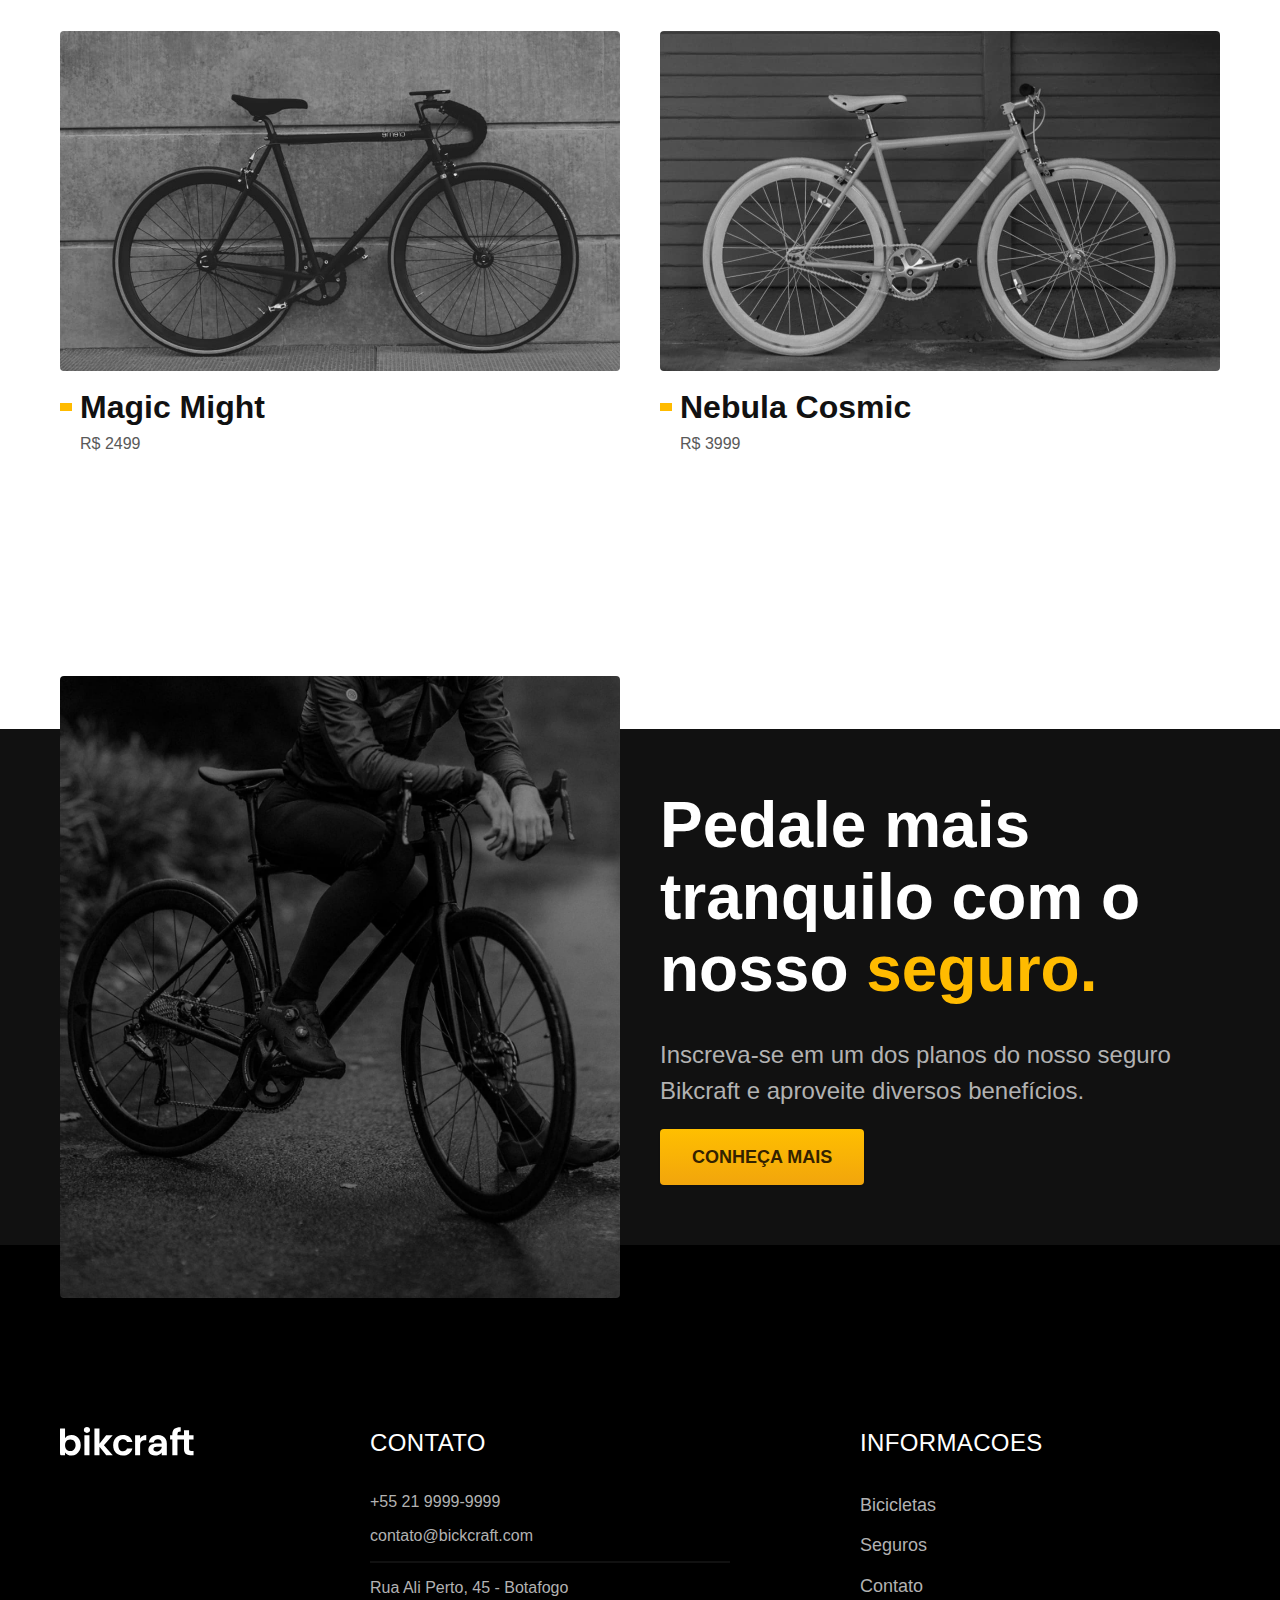
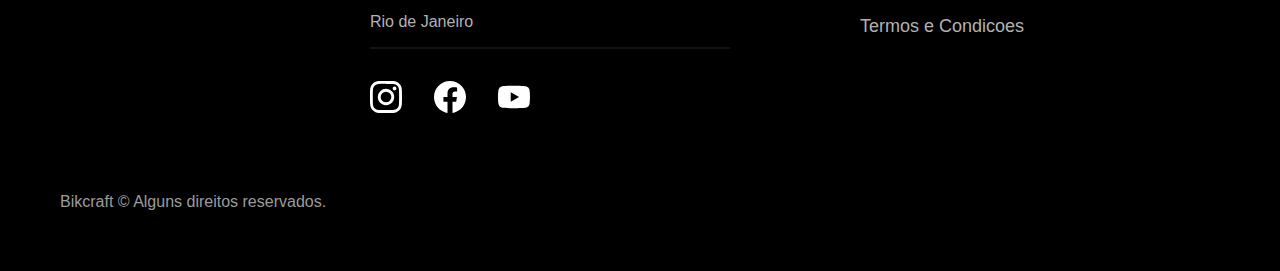
<file: bicicletas/nimbus.html>
<!DOCTYPE html>
<html lang="pt-br">

<head>
  <meta charset="UTF-8">
  <meta name="viewport" content="width=device-width, initial-scale=1.0">
  <meta name="description" content="Termos e Condicoes">
  <link rel="stylesheet" href="../css/style.min.css">
  <link rel="icon" href="../favicon.svg" type="image/svg+xml">
  <title>Nimbus | BikCraft</title>
  <script>document.documentElement.classList.add('js')</script>
</head>

<body id="bicicleta">
  <header class="header-bg">
    <div class="header container">
      <a href="../"><img src="../img/bikcraft.svg" alt="Bicicleta Preta"></a>
      <nav aria-label="primaria">
        <ul class="header-menu font-1-m cor-0">
          <li><a href="../bicicletas.html">Bicicletas</a></li>
          <li><a href="../seguros.html">Seguros</a></li>
          <li><a href="../contato.html">Contato</a></li>
        </ul>
      </nav>
    </div>
  </header>

  <main class="titulo-bg">
    <div>
      <div class="titulo container">
        <p class="font-2-xl cor-5">R$ 4999</p>
        <h1 class="font-1-xxl cor-0">Nimbus Stark <span class="cor-p1">.</span></h1>
      </div>
    </div>

    <div class="bicicleta container">
      <div class="bicicleta-imagens">
        <img src="../img/bicicleta/nimbus1.jpg" alt="Bicicleta 1">
        <img src="../img/bicicleta/nimbus2.jpg" alt="Bicicleta 2">
        <img src="../img/bicicleta/nimbus3.jpg" alt="Bicicleta 3">
      </div>
      <div class="bicicleta-conteudo">
        <p class="font-2-l cor-5">A Nimbus Stark é a melhor Bikcraft já criada pela nossa equipe. Ela vem equipada com os melhores acessórios, o que garante maior velocidade.</p>
        <div class="bicicleta-comprar">
          <a class="botao" href="../orcamento.html?tipo=bikcraft&produto=nimbus">Comprar Agora</a>
          <span class="font-1-xs cor-6"><img src="../img/icones/entrega.svg" alt="">entrega em 5 dias</span>
          <span class="font-1-xs cor-6"><img src="../img/icones/estoque.svg" alt="">18 em estoque</span>
        </div>

        <h2 class="font-1-xs cor-0">Informacoes</h2>
        <ul class="bicicleta-informacoes">
          <li>
            <img src="../img/icones/eletrica.svg" alt="">
            <h3 class="font-1-m cor-0">Motor Elétrico</h3>
            <p class="font-2-xs cor-5">Permite você viajar distâncias inimaginaveis com a sua bike.</p>
          </li>
          <li>
            <img src="../img/icones/velocidade.svg" alt="">
            <h3 class="font-1-m cor-0">50 km/h</h3>
            <p class="font-2-xs cor-5">Permite você viajar distâncias inimaginaveis com a sua bike.</p>
          </li>
          <li>
            <img src="../img/icones/rastreador.svg" alt="">
            <h3 class="font-1-m cor-0">Rastreador</h3>
            <p class="font-2-xs cor-5">Permite você viajar distâncias inimaginaveis com a sua bike.</p>
          </li>
          <li>
            <img src="../img/icones/carbono.svg" alt="">
            <h3 class="font-1-m cor-0">Fibra de Carbono</h3>
            <p class="font-2-xs cor-5">Permite você viajar distâncias inimaginaveis com a sua bike.</p>
          </li>
        </ul>
        <h2 class="font-1-xs cor-0">Ficha Tecnica</h2>
        <ul class="bicicleta-ficha font-2-s cor-4">
          <li>Peso <span>9 Kg</span></li>
          <li>Altura <span>60 cm</span></li>
          <li>Largura <span>120 cm</span></li>
          <li>Profundidade <span>10 cm</span></li>
          <li>Marchas <span>16</span></li>
          <li>Roda <span>29</span></li>
        </ul>
      </div>
    </div>
  </main>

  <article class="bicicletas-lista container">
    <h2 class="font-1-xxl">escolha a sua<span class="cor-p1">.</span></h2>

    <ul>
      <li>
        <a href="./magic.html">
          <img src="../img/bicicletas/magic.jpg" alt="Bicicleta Preta">
          <h3 class="font-1-xl">Magic Might</h3>
          <span class="font-2-m cor-8">R$ 2499</span>
        </a>
      </li>

      <li>
        <a href="./nebula.html">
          <img src="../img/bicicletas/nebula.jpg" alt="Bicicleta Preta">
          <h3 class="font-1-xl">Nebula Cosmic</h3>
          <span class="font-2-m cor-8">R$ 3999</span>
        </a>
      </li>
    </ul>
  </article>

  <article class="seguro-bg">
    <div class="seguro container">
      <div class="seguro-imagem">
        <img src="../img/fotos/seguros.jpg" alt="Pessoa parada em uma bicicleta">
      </div>
      <div class="seguro-conteudo">
        <h2 class="font-1-xxl cor-0">Pedale mais tranquilo com o nosso <span class="cor-p1">seguro.</span></h2>
        <p class="font-2-l cor-5">Inscreva-se em um dos planos do nosso seguro Bikcraft e aproveite diversos benefícios.</p>
        <a class="botao" href="../seguros.html">Conheça Mais</a>
      </div>
    </div>
  </article>

  <footer class="footer-bg">
    <div class="footer container">
      <img src="../img/bikcraft.svg" alt="Bikcraft">
      <div class="footer-contato">
        <h3 class="font-2-l-b cor-0">Contato</h3>
        <ul class="font-2-m cor-5">
          <li><a href="tel:+552199999999">+55 21 9999-9999</a></li>
          <li><a href="mailto:contato@bickcraft.com">contato@bickcraft.com</a></li>
          <li>Rua Ali Perto, 45 - Botafogo</li>
          <li>Rio de Janeiro</li>
        </ul>
        <div class="footer-redes">
          <a href="../">
            <img src="../img/redes/instagram.svg" alt="instagram">
          </a>
          <a href="../">
            <img src="../img/redes/facebook.svg" alt="Facebook">
          </a>
          <a href="../">
            <img src="../img/redes/youtube.svg" alt="Youtube">
          </a>
        </div>
      </div>
      <div class="footer-informacoes">
        <h3 class="font-2-l-b cor-0">Informacoes</h3>
        <nav>
          <ul class="font-1-m cor-5">
            <li><a href="../bicicletas.html">Bicicletas</a></li>
            <li><a href="../seguros.html">Seguros</a></li>
            <li><a href="../contato.html">Contato</a></li>
            <li><a href="../termos.html">Termos e Condicoes</a></li>
          </ul>
        </nav>
      </div>
      <p class="footer-copy font-2-m cor-6">Bikcraft © Alguns direitos reservados.</p>
    </div>
  </footer>

  <script src="../js/script.js"></script>
</body>

</html>
</file>
<file: css/style.min.css>
.header-bg{background-color:var(--cor-12)}.header{display:flex;justify-content:space-between;align-items:center;flex-wrap:wrap;gap:1.5rem;padding-top:1.25rem;padding-bottom:1.25rem}.header-menu{display:flex;gap:2.5rem;flex-wrap:wrap}.header-menu a{padding:1rem 0;display:inline-block;position:relative}.header-menu a:after{content:"";display:block;width:0;height:2px;background:var(--cor-0);margin-top:4px;transition:.3s;position:absolute}.header-menu a.ativo::after,.header-menu a:hover:after{width:100%}@media (max-width:800px){.header-menu a{padding:.75rem 1rem;background:var(--cor-11);border-radius:4px}.header-menu{gap:1.5rem}.header-menu a:hover{background-color:var(--cor-10)}.header-menu a:after{display:none}}@media (max-width:600px){.header-menu{gap:.75rem}.header-menu a{padding:.5rem .75rem;font-size:.875rem}}.font-1-xs{font:400 0.75rem/1.35 Poppins,sans-serif}.font-2-xs{font:400 0.875rem/1.43 Roboto,sans-serif}.font-1-s{font:400 1rem/1.5 Poppins,sans-serif}.font-2-s{font:400 1rem/1.5 Roboto,sans-serif}.font-1-m,.font-1-m-b{font:400 1.125rem/1.35 Poppins,sans-serif}.font-2-m{font:500 1.125/1.35 Roboto,sans-serif}.font-1-m-b{font-weight:600}.font-1-l{font:400 1.5rem/1.5 Poppins,sans-serif}.font-2-l,.font-2-l-b{font:400 1.5rem/1.5 Roboto,sans-serif}.font-2-l-b{font-weight:500;letter-spacing:.015em;text-transform:uppercase}.font-1-xl{font:600 2rem/1.25 Poppins,sans-serif}.font-2-xl{font:500 2rem/1.25 Roboto,sans-serif}.font-1-xxl{font:600 4rem/1.125 Poppins,sans-serif}@media (max-width:1200px){.font-1-xxl{font-size:3rem}.font-2-l,.font-2-l-b{font-size:1.125rem}}@media (max-width:800px){.font-1-xxl{font-size:2rem}.font-1-xl,.font-2-xl{font-size:1.5rem}}:root{--cor-0:#ffffff;--cor-1:#f7f7f7;--cor-2:#ededed;--cor-3:#dedede;--cor-4:#cccccc;--cor-5:#b2b2b2;--cor-6:#9c9c9c;--cor-7:#717171;--cor-8:#595959;--cor-9:#404040;--cor-10:#2e2e2e;--cor-11:#111111;--cor-12:#000000;--cor-p1:#ffbb00;--cor-p2:#e4a30b;--cor-p3:#a66f00;--cor-p4:#664400;--cor-p5:#332200}.cor-0{color:var(--cor-0)}.cor-1{color:var(--cor-1)}.cor-2{color:var(--cor-2)}.cor-3{color:var(--cor-3)}.cor-4{color:var(--cor-4)}.cor-5{color:var(--cor-5)}.cor-6{color:var(--cor-6)}.cor-7{color:var(--cor-7)}.cor-8{color:var(--cor-8)}.cor-9{color:var(--cor-9)}.cor-10{color:var(--cor-10)}.cor-11{color:var(--cor-11)}.cor-12{color:var(--cor-12)}.cor-p1{color:var(--cor-p1)}.fadeInDown{transform:translate3d(0,-20px,0)}.fadeInUp{transform:translate3d(0,20px,0)}.fadeInRight{transform:translate3d(20px,0,0)}.fadeInLeft{transform:translate3d(-20px,0,0)}.js [data-anime]{opacity:0}.js .anime{opacity:1;transform:none;transition:transform .8s,opacity .8s}.form{display:grid;grid-template-columns:1fr 1fr;gap:20px}.form label{display:block;font:400 1rem/1.5 Poppins,sans-serif;margin-bottom:4px}.form .col-2{grid-column:span 2}.form input[type=email],.form input[type=text],.form textarea{font:400 1rem/1.5 Roboto,sans-serif;background:var(--cor-1);border:1px solid var(--cor-2);padding:12px;border-radius:4px;width:100%;box-sizing:border-box}.form input[type=email]:focus,.form input[type=text]:focus,.form textarea:focus{outline:0;background-color:var(--cor-0);border-color:var(--cor-p1);box-shadow:0 0 0 2px #fea}@media (max-width:600px){.form{grid-template-columns:1fr}.form .col-2{grid-column:1}}body{font-family:Arial,Helvetica,sans-serif;margin:0;color:#111}blockquote,dd,h1,h2,h3,h4 ul,p{margin:0}ul{padding:0;list-style:none}a{text-decoration:none;color:inherit}img{max-width:100%;height:auto;display:block;border-radius:4px}img[src$=".jpg"]{border-radius:4px}.footer-bg{background-color:var(--cor-12)}.footer{display:grid;grid-template-columns:3fr 5fr 4fr;gap:40px;padding-top:60px;padding-bottom:60px}.footer h3{margin-bottom:32px}.footer-contato ul{margin-bottom:32px}.footer-contato li:nth-child(2n):after{content:"";display:block;max-width:360px;height:2px;background:var(--cor-11);margin-top:16px}.footer li{margin-bottom:16px}.footer-redes{display:flex;gap:32px}.footer a:hover{color:var(--cor-0)}.footer-copy{grid-column:1/-1;margin-top:40px}@media (max-width:800px){.footer>img{display:none}.footer{grid-template-columns:1fr 1fr}}@media (max-width:600px){.footer{grid-template-columns:1fr;gap:60px}.footer-copy{margin-top:0}}.introducao-bg{background:var(--cor-12) url("../img/dec/bottom-left.svg") no-repeat bottom 160px left 20px;box-shadow:inset 0 -120px var(--cor-0)}.introducao{display:grid;grid-template-columns:1fr 1fr;gap:0 2.5rem;box-sizing:border-box;padding-left:1.5rem;padding-right:1.5rem;margin-left:auto;margin-right:auto}.introducao img{width:100%;height:100%;object-fit:cover}.introducao-conteudo{align-self:end;padding-bottom:12.5rem}.introducao h1{margin-bottom:2rem}.introducao p{margin-bottom:1.5rem}@media (max-width:800px){.introducao h1{margin-bottom:1rem}.introducao-bg{background:var(--cor-11);padding:2.5rem;box-shadow:inset 0 -60px var(--cor-0)}.introducao{grid-template-columns:1fr;gap:2rem}.introducao-conteudo{padding-bottom:0}.introducao img{height:300px;width:100%}}.tecnologia-bg{background:var(--cor-11);box-shadow:inset 0 80px var(--cor-0),inset 0 -80px var(--cor-0)}.tecnologia{display:grid;grid-template-columns:1fr 1fr;gap:2.5rem}.tecnologia-imagem img{width:100%;height:100%;object-fit:cover;object-position:left}.tecnologia-conteudo{padding-top:10rem;padding-bottom:10rem}.tecnologia-conteudo>span{display:block;margin-bottom:1.25rem}.tecnologia-conteudo h2{margin-bottom:2rem}.tecnologia-conteudo>p{margin-bottom:1.25rem}.tecnologia a{margin-bottom:5rem}.tecnologia-vantagens{display:flex;gap:2.5rem}.tecnologia-vantagens img{width:1.5rem;margin-bottom:.5rem}.tecnologia-vantagens h3{margin-bottom:.5rem;width:max-content}@media (max-width:800px){.tecnologia-bg{box-shadow:initial}.tecnologia-conteudo{padding-top:3.75rem;padding-bottom:3.75rem}.tecnologia{grid-template-columns:1fr}.tecnologia-imagem{display:none}.tecnologia a{margin-bottom:3.75rem}}@media (max-width:600px){.tecnologia-vantagens{flex-direction:column}}.parceiros{padding-top:60px;padding-bottom:120px}.parceiros h2{padding-bottom:60px}.parceiros ul{max-width:1400px;margin:0 auto;display:grid;grid-template-columns:repeat(4,1fr);padding:0 20px}.parceiros li{padding:2rem;display:flex;border-left:2px solid var(--cor-2)}.parceiros img{margin:auto}.parceiros li:first-child,.parceiros li:nth-child(5){border-left:none}.parceiros li:nth-child(n+5){border-top:2px solid var(--cor-2)}@media (max-width:800px){.parceiros{padding-bottom:60px}.parceiros h2{padding-bottom:20px}.parceiros ul{grid-template-columns:repeat(2,1fr)}.parceiros li{padding:20px}.parceiros li:nth-child(n+3){border-top:2px solid var(--cor-2)}.parceiros li:nth-child(odd){border-left:none}}.depoimento{display:grid;grid-template-columns:1fr 1fr;background-color:var(--cor-p1);overflow:hidden}.depoimento img{border-radius:0;width:100%;height:100%;object-fit:cover}.depoimento-conteudo{padding:40px 40px 80px 80px;align-self:end;background:url("../img/dec/bottom-right-p.svg") no-repeat bottom 40px right 40px}.depoimento-conteudo p{max-width:32ch;font-family:Merriweather,serif;font-style:italic;font-weight:900;margin-bottom:32px;position:relative}.depoimento p::after,.depoimento p::before{font-size:5rem;color:var(--cor-p2);position:absolute}.depoimento p::before{left:-50px;top:-20px;content:"“"}.depoimento p::after{content:"”"}@media (max-width:800px){.depoimento{grid-template-columns:1fr;text-align:center}.depoimento-conteudo{padding:40px 20px;justify-self:center}.depoimento img{max-height:200px}}@media (min-width:1200px){.depoimento img{height:520px}}.container{max-width:1200px;margin-left:auto;margin-right:auto;padding-left:1.25rem;padding-right:1.25rem;box-sizing:border-box}.botao{display:inline-block;padding:1rem 2rem;background:linear-gradient(#ffbf00,#f2a50c);border-radius:4px;font-size:1.125rem;box-shadow:0 1px 2px rgba(0,0,0,.1);text-transform:uppercase;color:var(--cor-p5);font:600 1.125rem/1.35 Poppins,sans-serif;max-width:max-content;border:none;cursor:pointer}.botao:hover{background:linear-gradient(#ffb60d,#e59317)}.botao.secundario{background:var(--cor-10);color:var(--cor-2)}.botao.secundario:hover{background:var(--cor-9)}.botao.seta{display:flex;align-items:center}.botao.seta::after{content:"";display:inline-block;width:18px;height:10px;margin-left:12px;background:url("../img/icones/seta.svg");transition:transform .2s}.botao.seta:hover::after{transform:translateX(4px)}@media (max-width:600px){.introducao a{padding:.75rem 1rem;font-size:1rem}}.link{display:inline-block;color:var(--cor-p1);font:500 1.5rem/1.5 Poppins,sans-serif;text-transform:uppercase}.link::after{content:"";display:block;width:100%;height:4px;background-color:currentColor}.link:hover{color:var(--cor-0)}.titulo-bg{background-color:var(--cor-11);padding-top:60px;padding-bottom:60px}.titulo{background:url("../img/dec/top-right.svg") no-repeat top right 20px}.titulo p{margin-bottom:4px}@media (max-width:800px){.titulo-bg{padding-top:40px;padding-bottom:40px}.titulo p{font-size:1rem;text-transform:lowercase;font-weight:400}}.bicicletas-lista{padding-top:3.75rem;padding-bottom:7.5rem}.bicicletas-lista h2{margin-bottom:2.5rem}.bicicletas-lista ul{display:flex;gap:2.5rem;max-width:1400px;padding:0 1.25rem 1.25rem 1.25rem;margin-left:auto;margin-right:auto;overflow-x:auto}#bicicleta .bicicletas-lista ul{padding:0 0 20px 0}.bicicletas-lista li{min-width:280px}.bicicletas-lista a{display:block}.bicicletas-lista img{margin-bottom:1rem}.bicicletas-lista h3{margin-bottom:.5rem;display:flex;align-items:center}.bicicletas-lista h3::before{content:"";background:var(--cor-p1);width:.75rem;height:.5rem;display:inline-block;margin-right:.5rem;transition:.2s}.bicicletas-lista a:hover h3::before{width:1.5rem}.bicicletas-lista li span{padding-left:1.25rem}@media (max-width:800px){.bicicletas-lista{padding-bottom:3.75rem}.bicicletas-lista ul{gap:1.25rem}}.bicicletas-bg{background:linear-gradient(to right,var(--cor-0) 30%,var(--cor-11) 0)}.bicicletas{display:grid;grid-template-columns:1fr 1fr;gap:40px;padding-top:60px;padding-bottom:60px;background:url("../img/dec/top-right.svg") no-repeat top 40px right 20px}.bicicletas-imagem{position:relative}.bicicletas-imagem span{background-color:var(--cor-12);padding:8px 16px 8px 8px;display:inline-block;position:absolute;top:20px;right:0;border-radius:4px 0 0 4px}.bicicletas-conteudo{display:grid;grid-template-columns:1fr auto;align-content:start}.bicicletas h2,.bicicletas p{grid-column:1/-1}.bicicletas h2{margin-bottom:20px}.bicicletas h2::before{content:"";display:block;width:12px;height:8px;background:var(--cor-p1);margin-bottom:8px}.bicicletas p{margin-bottom:32px}.bicicletas a{place-self:end}.bicicletas li{display:flex;align-items:center}.bicicletas ul{display:grid;gap:16px}.bicicletas-conteudo img{width:24px;margin-right:8px}@media (max-width:800px){.bicicletas-bg{background:var(--cor-11)}.bicicletas{grid-template-columns:1fr;gap:20px;padding-top:40px;padding-bottom:40px}}@media (max-width:600px){.bicicletas-conteudo{grid-template-columns:1fr}.bicicletas ul{font-size:1rem;margin-bottom:32px;grid-template-columns:1fr 1fr}.bicicletas-conteudo a{place-self:start}}.bicicleta{display:grid;grid-template-columns:1fr 1fr;gap:40px;align-items:start;padding-top:60px;padding-bottom:60px}#bicicleta .titulo p{text-transform:uppercase}.bicicleta-imagens{display:flex;flex-wrap:wrap;gap:20px}.bicicleta-imagens img{flex:1;min-width:200px}.bicicleta-imagens img:first-child{min-width:100%}.bicicleta-conteudo>p{margin-bottom:32px}.bicicleta-comprar{display:grid;grid-template-columns:max-content auto;align-items:center;justify-items:start;gap:8px 12px;margin-bottom:40px}.bicicleta-comprar a{grid-row:span 2}.bicicleta-comprar span{display:flex;align-items:center;background-color:var(--cor-12);border-radius:4px;padding:4px 8px;gap:8px}.bicicleta-conteudo h2{text-transform:uppercase;letter-spacing:.015em;margin-bottom:12px}.bicicleta-ficha,.bicicleta-informacoes{padding:32px;background-color:var(--cor-12);border-radius:4px}.bicicleta-informacoes{margin-bottom:40px;display:grid;grid-template-columns:1fr 1fr;gap:32px}.bicicleta-informacoes img{width:24px;margin-bottom:8px}.bicicleta-informacoes h3{margin-bottom:8px}.bicicleta-ficha li{padding:8px 0;display:flex;justify-content:space-between;border-bottom:1px solid var(--cor-11)}.bicicleta-ficha li:last-child{border:none}.bicicleta-ficha span{color:var(--cor-6)}@media (max-width:800px){.bicicleta{grid-template-columns:1fr;padding-top:40px;padding-bottom:40px}.bicicleta-imagens{grid-row:2}}@media (max-width:400px){.bicicleta-informacoes{grid-template-columns:1fr}.bicicleta-comprar{grid-template-columns:1fr}}.seguro-bg{background-color:var(--cor-11);box-shadow:inset 0 120px var(--cor-0),inset 0 -120px var(--cor-12)}.seguro{display:grid;grid-template-columns:1fr 1fr;align-items:center;justify-items:center;gap:40px}.seguro-imagem img{width:100%;height:100%;object-fit:cover}.seguro-conteudo{padding-top:180px;padding-bottom:180px}.seguro-conteudo h2{margin-bottom:32px}.seguro-conteudo p{margin-bottom:20px}@media (max-width:800px){.seguro{grid-template-columns:1fr}.seguro-conteudo{grid-row:1;padding-top:40px;padding-bottom:0}.seguro-bg{box-shadow:inset 0 -60px var(--cor-12)}}.seguros-bg{background:var(--cor-11)}.seguros{padding-top:60px;padding-bottom:60px;display:grid;grid-template-columns:1fr 1fr;gap:40px;align-items:center}#seguros .seguros{padding-top:0}.seguros h2{grid-column:1/-1}.seguros-item{background:var(--cor-12);padding:32px 32px 32px 60px;border-radius:4px;display:grid;grid-template-columns:1fr auto}.seguros-item h3{margin-bottom:60px}.seguros-item span{grid-column:2;display:block;text-align:right}.seguros-item ul{grid-column:1/-1;margin-bottom:32px}.seguros-item li+li{margin-top:20px}.seguros-item li{display:flex;align-items:center;position:relative}.seguros-item li::before{content:"";display:inline-block;width:13px;height:9px;background-image:url("../img/icones/lista.svg");position:absolute;left:-21px}.seguros-item a{grid-column:1/-1}@media (max-width:800px){.seguros{grid-template-columns:1fr}}.vantagens-bg{background:var(--cor-12)}.vantagens{padding-top:120px;padding-bottom:120px}.vantagens h2{margin-bottom:60px}.vantagens ul{display:grid;grid-template-columns:repeat(auto-fit,minmax(280px,max-content));gap:40px 80px}.vantagens h3,.vantagens img{margin-bottom:8px}@media (max-width:800px){.vantagens{padding-top:60px;padding-bottom:60px}.vantagens h2{margin-bottom:40px}.vantagens ul{gap:20px}}.perguntas{padding-top:120px;padding-bottom:120px}.perguntas h2{margin-bottom:60px}.perguntas dl>div{padding:20px;border-radius:4px}.perguntas dl>div:nth-child(odd){background-color:var(--cor-1)}.perguntas button{display:grid;grid-template-columns:auto 1fr auto;align-items:center;gap:8px;cursor:pointer;border:none;background:0 0;width:100%;text-align:left}.perguntas button::before{content:"";display:inline-block;width:12px;height:8px;background-color:var(--cor-p1)}.perguntas button::after{content:"";display:inline-block;width:14px;height:6px;background:url("../img/icones/seta-abrir.svg");transition:.3s}.perguntas button:hover::after,.perguntas button[aria-expanded=true]::after{transform:rotate(180deg)}.js .perguntas dd{display:none}.js .perguntas dd.ativa{display:block}.perguntas dd{padding-left:20px;padding-top:16px;max-width:80ch}@media (max-width:800px){.perguntas{padding-top:60px;padding-bottom:60px}.perguntas h2{margin-bottom:40px}}.termos{padding-top:80px;padding-bottom:80px}.termos h2{margin-bottom:20px;font-weight:600}.termos p+h2{margin-top:40px}.termos p{max-width:75ch;margin-bottom:24px}#contato{background:linear-gradient(var(--cor-11) 600px,var(--cor-1) 0)}.contato{display:grid;grid-template-columns:5fr 7fr}.contato-dados,.contato-formulario{padding:60px;box-shadow:0 1px 2px rgba(0,0,0,.1)}.contato-dados{border-radius:5px 0 0 5px;background:var(--cor-12) url("../img/dec/bottom-left.svg") no-repeat bottom 20px left 20px}.contato-formulario{border-radius:0 5px 5px 0;background:var(--cor-0) url("../img/dec/bottom-right.svg") no-repeat bottom 20px right 20px}.contato-dados h2{margin-bottom:60px}.contato-endereco{margin-bottom:32px;background:url("../img/icones/local.svg") no-repeat 0 2px;padding-left:28px}.contato-endereco p{margin-bottom:8px}.contato-meios a{display:block;max-width:max-content;margin-bottom:8px;padding-left:28px}.contato-meios a:hover{color:var(--cor-0)}.contato-meios a:first-child{background:url("../img/icones/email.svg") no-repeat 0 2px}.contato-meios a:nth-child(2){margin-bottom:32px}.contato-meios a:nth-child(3){background:url("../img/icones/telefone.svg") no-repeat 0 2px;margin-bottom:60px}.contato-redes{display:flex;gap:32px;padding-left:28px}@media (max-width:800px){.contato{grid-template-columns:1fr}.contato-dados,.contato-formulario{padding:20px}.contato-dados{border-radius:5px 5px 0 0;background:var(--cor-12)}.contato-formulario{border-radius:0 0 5px 5px}.contato-dados h2,.contato-meios a:nth-child(3){margin-bottom:32px}.contato-redes{margin-bottom:12px}}.lojas{display:grid;grid-template-columns:1fr 1fr;gap:0 40px;padding-top:120px;padding-bottom:120px}.lojas h2{grid-column:1/-1;margin-bottom:60px}.lojas img{border-radius:4px 4px 0 0}.lojas-item{border-radius:4px;background:var(--cor-0);box-shadow:0 1px 2px rgba(0,0,0,.1)}.lojas-conteudo{display:grid;grid-template-columns:1fr 1fr;gap:32px 16px;padding:32px}.lojas-conteudo h3{grid-column:1/-1}.lojas-dados{display:grid;gap:8px;border-left:2px solid var(--cor-2);padding-left:12px}.lojas-tempo{display:flex;align-items:center;gap:8px}@media (max-width:800px){.lojas{gap:20px;padding-top:60px;padding-bottom:60px}.lojas h2{margin-bottom:32px}.lojas-conteudo{grid-template-columns:1fr}}@media (max-width:600px){.lojas{grid-template-columns:1fr}}#orcamento{background:linear-gradient(var(--cor-11) 600px,var(--cor-1) 0)}.orcamento{display:grid;grid-template-columns:5fr 7fr;padding-bottom:120px}.orcamento h2{text-transform:uppercase;position:relative;display:flex;align-items:center}.orcamento h2::before{content:"";display:inline-block;width:4px;height:8px;background-color:var(--cor-p1);position:absolute;left:-12px}.orcamento-dados,.orcamento-produto{padding:60px;box-shadow:0 1px 2px rgba(0,0,0,.1)}.orcamento-produto{border-radius:5px 0 0 5px;background:var(--cor-12) url("../img/dec/bottom-left.svg") no-repeat bottom 20px left 20px;display:grid;grid-template-columns:1fr 1fr;align-content:start;gap:20px}.orcamento-dados{border-radius:0 5px 5px 0;background:var(--cor-0) url("../img/dec/bottom-right.svg") no-repeat bottom 20px right 20px}.orcamento-produto label{font:400 1rem/1.5 Poppins,sans-serif;color:var(--cor-4);background:var(--cor-10);padding:12px 16px;border-radius:4px;cursor:pointer;display:grid;grid-template-columns:auto 1fr auto;align-items:center;border:1px solid var(--cor-10)}.orcamento-produto input:checked+label{background:var(--cor-0);color:var(--cor-11)}.orcamento-produto>*{grid-column:1/-1}.orcamento-produto>label{grid-column:initial}.orcamento-produto input{position:absolute;opacity:0;pointer-events:none}.orcamento-produto label::before{content:"";display:inline-block;width:12px;height:12px;border:1px solid var(--cor-6);border-radius:50%;box-sizing:border-box;margin-right:8px}.orcamento-produto input:checked+label::before{border-color:var(--cor-7);box-shadow:inset 0 0 0 3px var(--cor-0),inset 0 0 0 6px var(--cor-7)}#bikcraft:checked~#orcamento-bikcraft,#seguro:checked~#orcamento-seguro{display:grid;gap:20px}.orcamento-produto label:hover{background:var(--cor-9);border-color:var(--cor-9)}.orcamento-produto input:focus+label{box-shadow:0 0 0 2px var(--cor-p1);border-color:var(--cor-12)}.orcamento-produto label span{display:none}.orcamento-produto input:checked+label span{display:inline-block}.orcamento-conteudo h2,.orcamento-dados h2:nth-of-type(n+2){margin-top:20px}.orcamento-conteudo{display:none}.orcamento-detalhes{display:none;grid-template-columns:1fr 1fr;background:var(--cor-0);padding:20px;border-radius:4px;align-items:center}.orcamento-detalhes li{display:flex;align-items:center;margin-bottom:8px}.orcamento-detalhes li img{width:16px;margin-right:8px}.orcamento-produto input:checked+label+.orcamento-detalhes{display:grid}@media (max-width:1200px){.orcamento-dados,.orcamento-produto{padding:32px}}@media (max-width:800px){.orcamento{grid-template-columns:1fr}.orcamento-dados{border-radius:0 0 5px 5px}.orcamento-produto{border-radius:5px 5px 0 0}}@media (max-width:400px){.orcamento-produto{grid-template-columns:1fr}}
</file>
